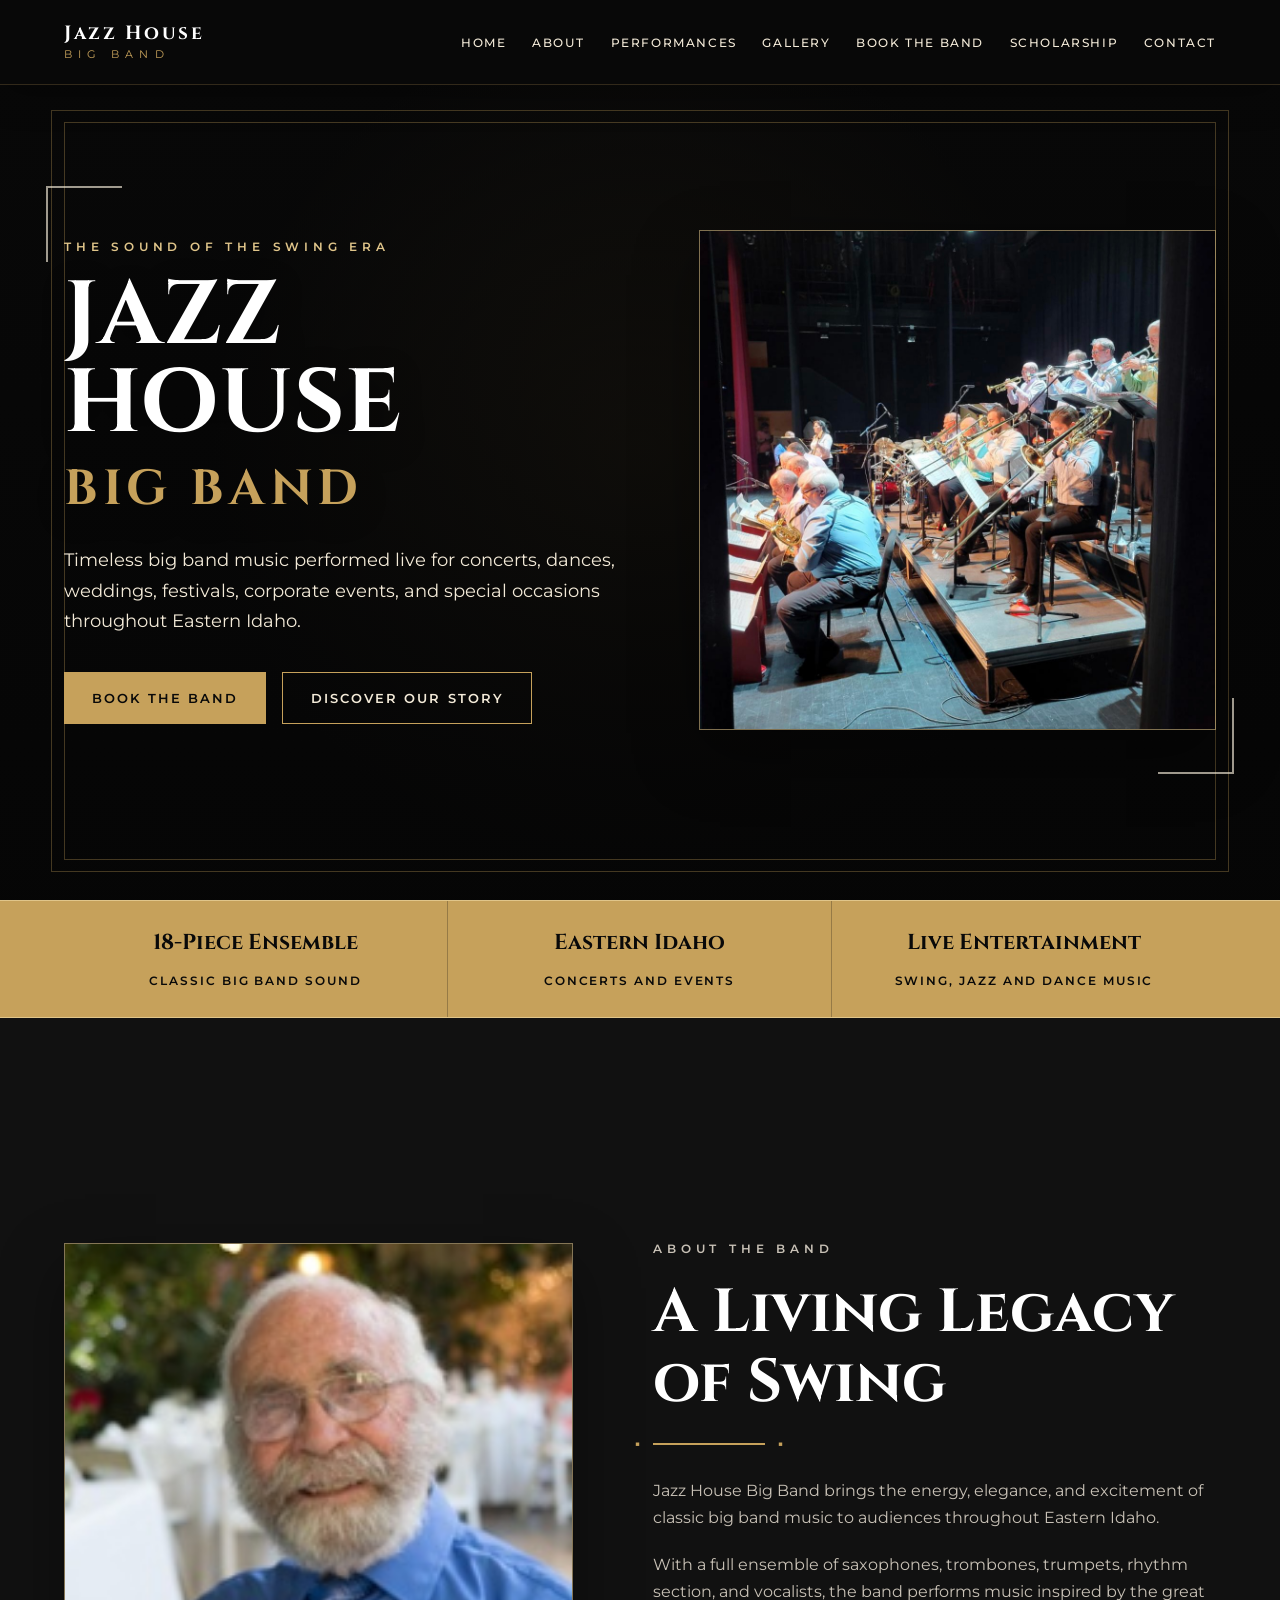
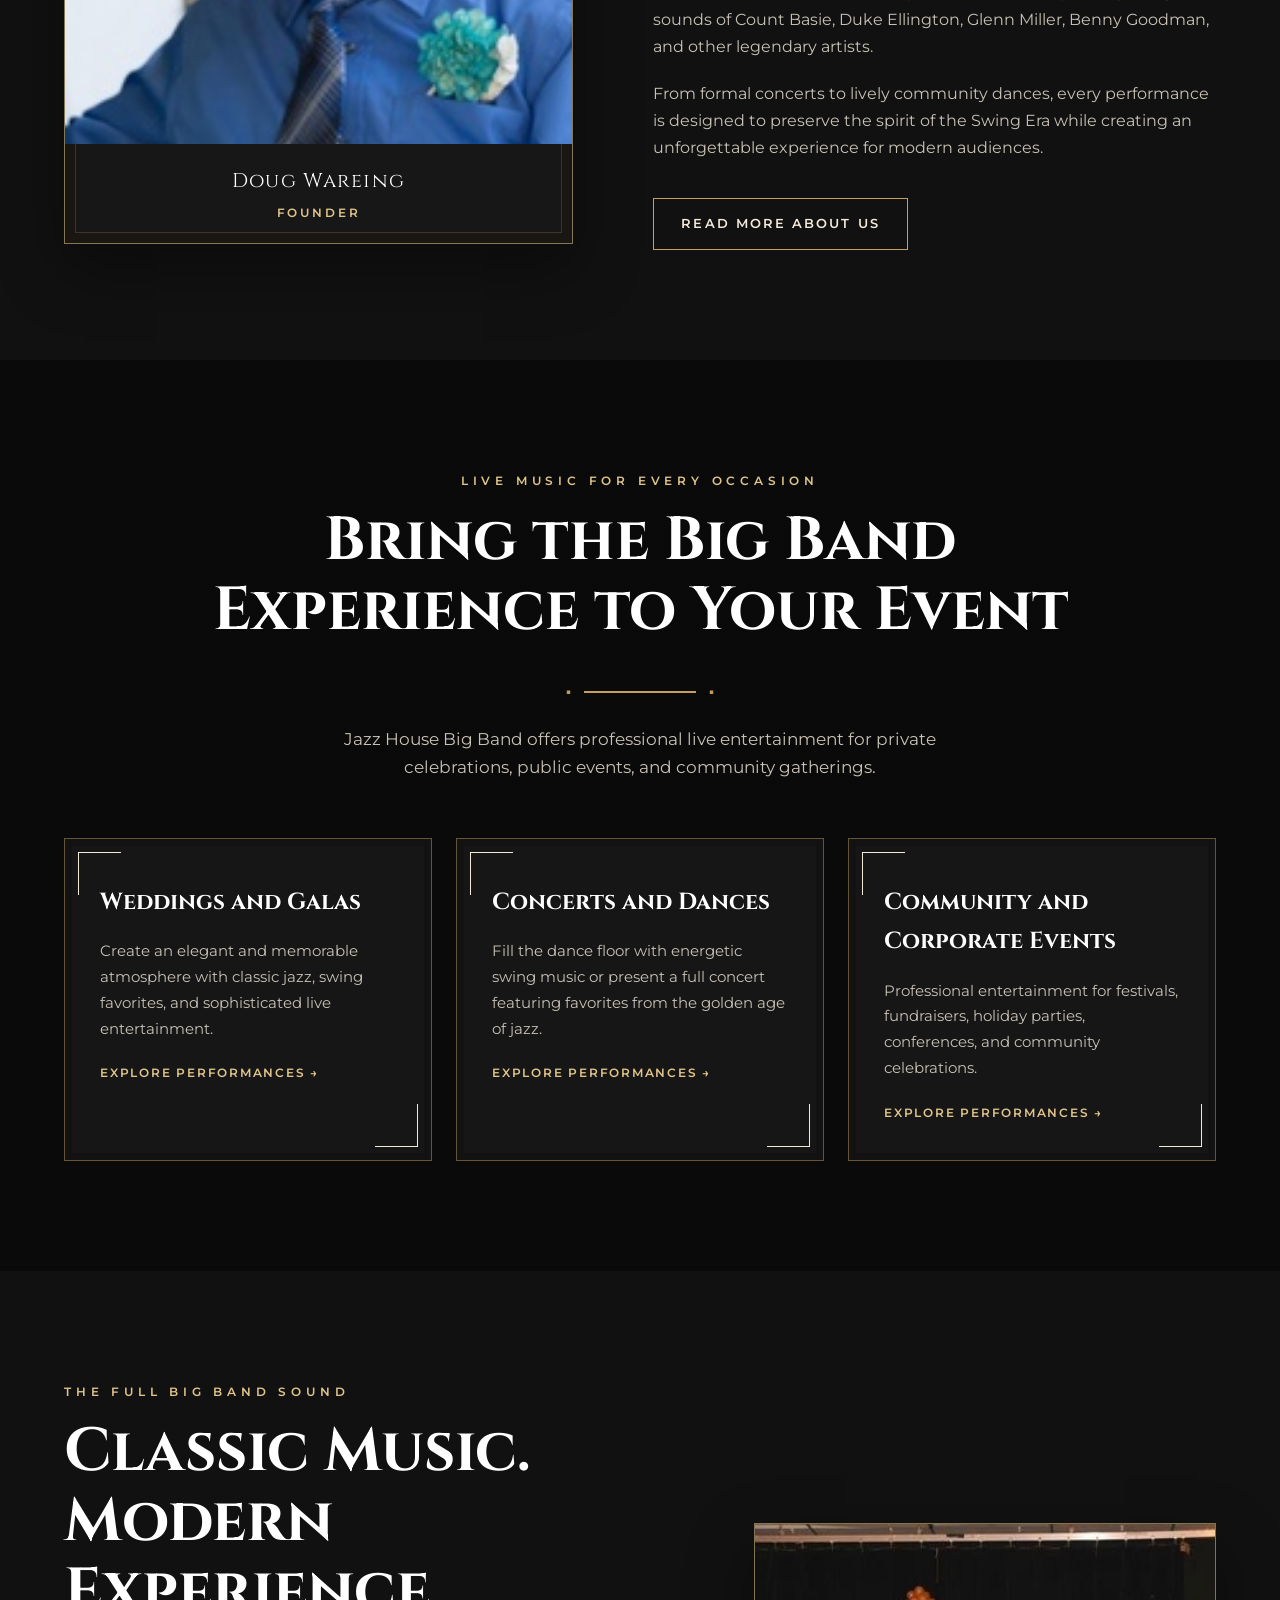
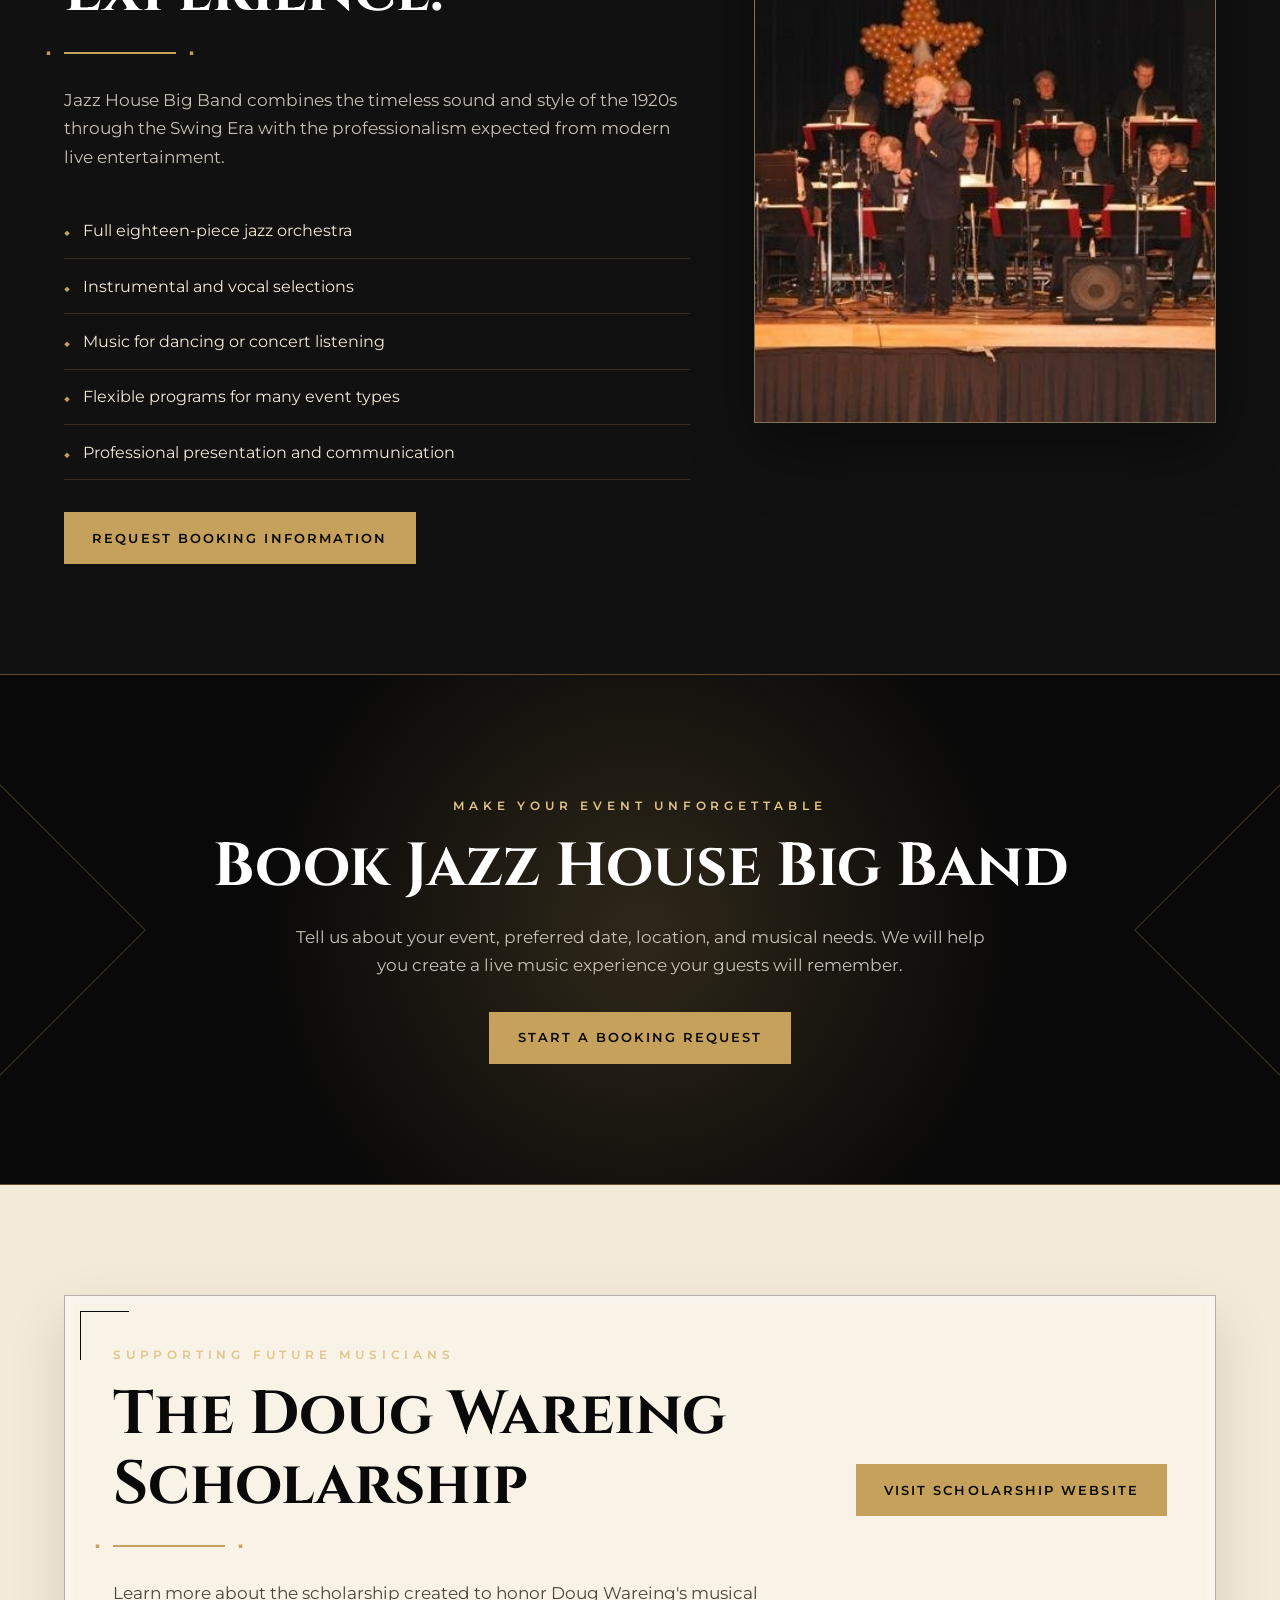
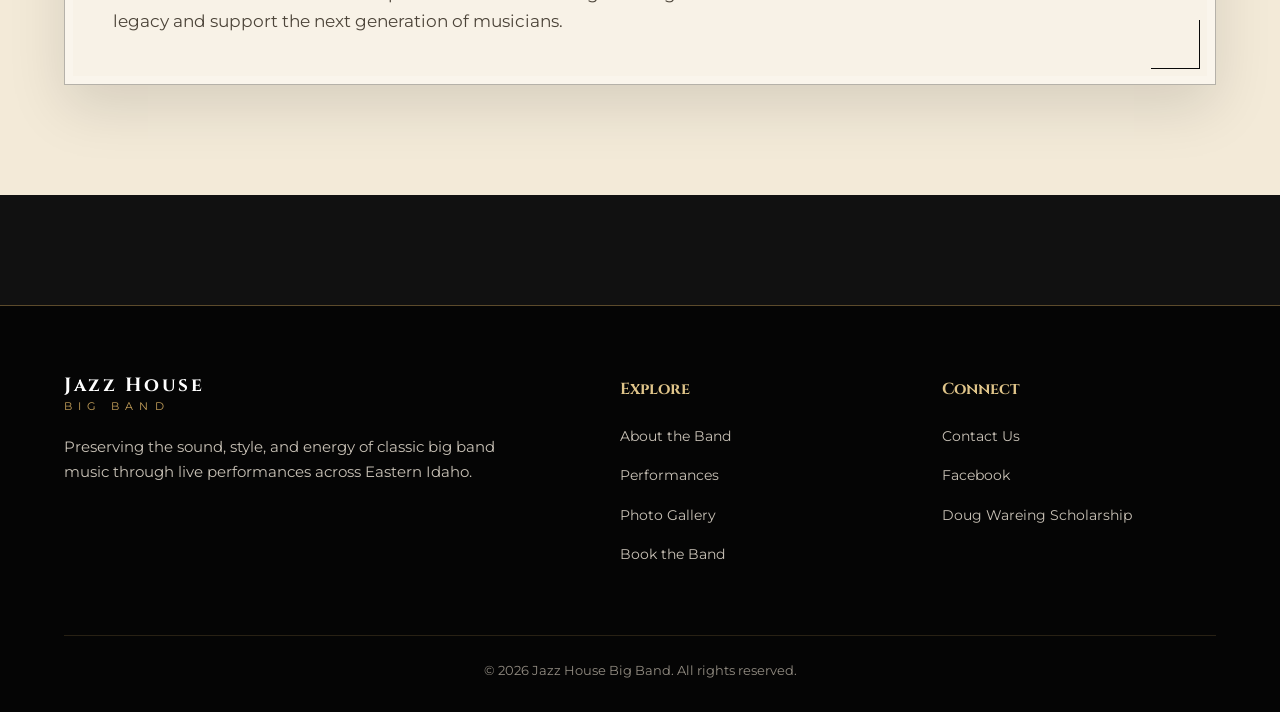
<file: index.html>
<!DOCTYPE html>
<html lang="en">
<head>
  <meta charset="UTF-8">
  <meta name="viewport" content="width=device-width, initial-scale=1.0">

  <title>Jazz House Big Band | Eastern Idaho</title>

  <meta
    name="description"
    content="Jazz House Big Band brings timeless swing-era music to weddings, dances, concerts, community events, and special occasions throughout Eastern Idaho."
  >

  <link rel="preconnect" href="https://fonts.googleapis.com">
  <link rel="preconnect" href="https://fonts.gstatic.com" crossorigin>

  <link
    href="https://fonts.googleapis.com/css2?family=Cinzel:wght@500;600;700&family=Montserrat:wght@400;500;600&family=Playfair+Display:ital,wght@0,600;1,600&display=swap"
    rel="stylesheet"
  >

  <style>
    :root {
      --black: #090909;
      --dark: #111111;
      --dark-light: #191919;
      --gold: #c6a15b;
      --gold-light: #e0c58a;
      --cream: #f3ead8;
      --white: #ffffff;
      --muted: #c8c1b6;
      --border: rgba(198, 161, 91, 0.45);
    }

    * {
      margin: 0;
      padding: 0;
      box-sizing: border-box;
    }

    html {
      scroll-behavior: smooth;
    }

    body {
      background: var(--black);
      color: var(--cream);
      font-family: "Montserrat", sans-serif;
      line-height: 1.7;
    }

    img {
      max-width: 100%;
      display: block;
    }

    a {
      color: inherit;
      text-decoration: none;
    }

    button,
    input,
    textarea,
    select {
      font: inherit;
    }

    .container {
      width: min(1180px, 90%);
      margin: 0 auto;
    }

    .eyebrow {
      color: var(--gold-light);
      font-size: 0.78rem;
      font-weight: 600;
      letter-spacing: 0.3rem;
      text-transform: uppercase;
      margin-bottom: 1rem;
    }

    .section-title {
      font-family: "Cinzel", serif;
      font-size: clamp(2rem, 5vw, 3.8rem);
      line-height: 1.15;
      color: var(--white);
      margin-bottom: 1.25rem;
    }

    .section-intro {
      max-width: 700px;
      color: var(--muted);
      font-size: 1.05rem;
    }

    .gold-line {
      width: 90px;
      height: 2px;
      background: var(--gold);
      margin: 1.5rem 0 2rem;
    }

    .button {
      display: inline-flex;
      align-items: center;
      justify-content: center;
      min-height: 52px;
      padding: 0.85rem 1.7rem;
      border: 1px solid var(--gold);
      font-size: 0.82rem;
      font-weight: 600;
      letter-spacing: 0.13rem;
      text-transform: uppercase;
      transition: 0.25s ease;
    }

    .button-primary {
      background: var(--gold);
      color: var(--black);
    }

    .button-primary:hover {
      background: var(--gold-light);
      border-color: var(--gold-light);
      transform: translateY(-2px);
    }

    .button-secondary {
      background: transparent;
      color: var(--cream);
    }

    .button-secondary:hover {
      background: rgba(198, 161, 91, 0.12);
      color: var(--gold-light);
      transform: translateY(-2px);
    }

    .site-header {
      position: fixed;
      top: 0;
      left: 0;
      width: 100%;
      z-index: 1000;
      background: rgba(9, 9, 9, 0.92);
      border-bottom: 1px solid rgba(198, 161, 91, 0.22);
      backdrop-filter: blur(14px);
    }

    .nav {
      min-height: 84px;
      display: flex;
      align-items: center;
      justify-content: space-between;
      gap: 2rem;
    }

    .brand {
      display: flex;
      flex-direction: column;
      line-height: 1;
    }

    .brand-main {
      font-family: "Cinzel", serif;
      color: var(--white);
      font-size: 1.2rem;
      font-weight: 700;
      letter-spacing: 0.16rem;
    }

    .brand-sub {
      margin-top: 0.45rem;
      color: var(--gold);
      font-size: 0.66rem;
      letter-spacing: 0.38rem;
      text-transform: uppercase;
    }

    .nav-links {
      display: flex;
      align-items: center;
      gap: 1.6rem;
      list-style: none;
    }

    .nav-links a {
      position: relative;
      color: var(--cream);
      font-size: 0.76rem;
      font-weight: 500;
      letter-spacing: 0.1rem;
      text-transform: uppercase;
    }

    .nav-links a::after {
      content: "";
      position: absolute;
      left: 0;
      bottom: -8px;
      width: 0;
      height: 1px;
      background: var(--gold);
      transition: width 0.25s ease;
    }

    .nav-links a:hover {
      color: var(--gold-light);
    }

    .nav-links a:hover::after {
      width: 100%;
    }

    .menu-button {
      display: none;
      border: 1px solid var(--gold);
      background: transparent;
      color: var(--cream);
      padding: 0.55rem 0.75rem;
      cursor: pointer;
      font-size: 1.1rem;
    }

    .hero {
      min-height: 100vh;
      position: relative;
      display: grid;
      place-items: center;
      overflow: hidden;
      padding: 130px 0 70px;
      background:
        linear-gradient(rgba(5, 5, 5, 0.55), rgba(5, 5, 5, 0.92)),
        radial-gradient(circle at center, rgba(198, 161, 91, 0.16), transparent 55%),
        #0c0c0c;
    }

    .hero::before,
    .hero::after {
      content: "";
      position: absolute;
      border: 1px solid rgba(198, 161, 91, 0.32);
      pointer-events: none;
    }

    .hero::before {
      inset: 110px 4% 28px;
    }

    .hero::after {
      inset: 122px 5% 40px;
    }

    .hero-layout {
      position: relative;
      z-index: 2;
      width: min(1180px, 90%);
      display: grid;
      grid-template-columns: 1.05fr 0.95fr;
      align-items: center;
      gap: 4rem;
    }

    .hero-copy {
      padding: 2rem 0;
    }

    .hero h1 {
      max-width: 760px;
      font-family: "Cinzel", serif;
      font-size: clamp(3rem, 7vw, 6.7rem);
      line-height: 0.98;
      color: var(--white);
      letter-spacing: 0.05rem;
      text-transform: uppercase;
    }

    .hero h1 span {
      display: block;
      color: var(--gold);
      font-size: 0.55em;
      letter-spacing: 0.35rem;
      margin-top: 1rem;
    }

    .hero-description {
      max-width: 650px;
      margin-top: 2rem;
      color: var(--cream);
      font-size: 1.12rem;
    }

    .hero-actions {
      display: flex;
      flex-wrap: wrap;
      gap: 1rem;
      margin-top: 2.2rem;
    }

    .photo-placeholder {
      min-height: 520px;
      display: grid;
      place-items: center;
      position: relative;
      border: 1px solid var(--border);
      background:
        linear-gradient(135deg, rgba(255,255,255,0.03), transparent),
        var(--dark-light);
      color: var(--gold-light);
      text-align: center;
      overflow: hidden;
    }

    .photo-placeholder::before,
    .photo-placeholder::after {
      content: "";
      position: absolute;
      background: rgba(198, 161, 91, 0.3);
    }

    .photo-placeholder::before {
      width: 1px;
      height: 140%;
      transform: rotate(36deg);
    }

    .photo-placeholder::after {
      width: 140%;
      height: 1px;
      transform: rotate(-24deg);
    }

    .placeholder-text {
      position: relative;
      z-index: 2;
      padding: 1.4rem;
      background: rgba(9, 9, 9, 0.86);
      border: 1px solid var(--border);
      font-family: "Cinzel", serif;
      font-size: 0.95rem;
      letter-spacing: 0.14rem;
      text-transform: uppercase;
    }

    .intro-strip {
      background: var(--gold);
      color: var(--black);
      border-top: 1px solid var(--gold-light);
      border-bottom: 1px solid var(--gold-light);
    }

    .intro-strip-grid {
      min-height: 115px;
      display: grid;
      grid-template-columns: repeat(3, 1fr);
      align-items: center;
    }

    .intro-stat {
      padding: 1.5rem;
      text-align: center;
      border-right: 1px solid rgba(9, 9, 9, 0.25);
    }

    .intro-stat:last-child {
      border-right: none;
    }

    .intro-stat strong {
      display: block;
      font-family: "Cinzel", serif;
      font-size: 1.35rem;
      margin-bottom: 0.25rem;
    }

    .intro-stat span {
      font-size: 0.75rem;
      font-weight: 600;
      letter-spacing: 0.12rem;
      text-transform: uppercase;
    }

    .section {
      padding: 110px 0;
    }

    .about {
      background: var(--dark);
    }

    .two-column {
      display: grid;
      grid-template-columns: 0.95fr 1.05fr;
      gap: 5rem;
      align-items: center;
    }

    .about .photo-placeholder {
      min-height: 500px;
    }

    .about-copy p {
      color: var(--muted);
      margin-bottom: 1.25rem;
    }

    .about-copy .button {
      margin-top: 1rem;
    }

    .services {
      background:
        linear-gradient(rgba(9, 9, 9, 0.96), rgba(9, 9, 9, 0.96)),
        repeating-linear-gradient(
          45deg,
          transparent,
          transparent 14px,
          rgba(198, 161, 91, 0.04) 14px,
          rgba(198, 161, 91, 0.04) 15px
        );
    }

    .services-header {
      text-align: center;
      display: flex;
      flex-direction: column;
      align-items: center;
    }

    .services-header .section-intro {
      text-align: center;
    }

    .cards {
      display: grid;
      grid-template-columns: repeat(3, 1fr);
      gap: 1.5rem;
      margin-top: 3.5rem;
    }

    .card {
      position: relative;
      min-height: 285px;
      padding: 2.5rem 2.2rem 2.2rem;
      border: 1px solid var(--border);
      background: rgba(24, 24, 24, 0.88);
      transition: 0.25s ease;
    }

    .card:hover {
      transform: translateY(-7px);
      border-color: var(--gold);
    }
    .card h3 {
      margin: 0.25rem 0 1rem;
      font-family: "Cinzel", serif;
      color: var(--white);
      font-size: 1.45rem;
    }

    .card p {
      color: var(--muted);
      font-size: 0.95rem;
      margin-top: 0.25rem;
    }

    .card-link {
      display: inline-block;
      margin-top: 1.35rem;
      color: var(--gold-light);
      font-size: 0.76rem;
      font-weight: 600;
      letter-spacing: 0.11rem;
      text-transform: uppercase;
    }

    .featured {
      background: var(--dark);
    }

    .featured-grid {
      display: grid;
      grid-template-columns: 1.15fr 0.85fr;
      gap: 4rem;
      align-items: center;
    }

    .featured .photo-placeholder {
      min-height: 450px;
    }

    .feature-list {
      list-style: none;
      margin: 2rem 0;
    }

    .feature-list li {
      padding: 0.85rem 0;
      color: var(--cream);
      border-bottom: 1px solid rgba(198, 161, 91, 0.2);
    }

    .feature-list li::before {
      content: "◆";
      color: var(--gold);
      margin-right: 0.8rem;
      font-size: 0.65rem;
    }

    .booking-banner {
      position: relative;
      overflow: hidden;
      text-align: center;
      padding: 120px 0;
      background:
        radial-gradient(circle at center, rgba(198, 161, 91, 0.2), transparent 55%),
        var(--black);
      border-top: 1px solid var(--border);
      border-bottom: 1px solid var(--border);
    }

    .booking-banner::before,
    .booking-banner::after {
      content: "";
      position: absolute;
      width: 210px;
      height: 210px;
      border: 1px solid rgba(198, 161, 91, 0.28);
      transform: rotate(45deg);
    }

    .booking-banner::before {
      left: -110px;
      top: 50%;
      translate: 0 -50%;
    }

    .booking-banner::after {
      right: -110px;
      top: 50%;
      translate: 0 -50%;
    }

    .booking-banner .section-intro {
      margin: 0 auto;
    }

    .booking-banner .button {
      margin-top: 2rem;
    }

    .scholarship {
      background: var(--cream);
      color: var(--black);
    }

    .scholarship .section-title {
      color: var(--black);
    }

    .scholarship .section-intro {
      color: #4c4439;
    }

    .scholarship-card {
      display: grid;
      grid-template-columns: 1fr auto;
      gap: 3rem;
      align-items: center;
      padding: 3rem;
      border: 1px solid rgba(9, 9, 9, 0.28);
      background: rgba(255, 255, 255, 0.38);
    }

    .footer {
      padding: 70px 0 30px;
      background: #050505;
      border-top: 1px solid var(--border);
    }

    .footer-grid {
      display: grid;
      grid-template-columns: 1.3fr 0.7fr 0.7fr;
      gap: 3rem;
    }

    .footer-brand p {
      max-width: 440px;
      margin-top: 1.4rem;
      color: var(--muted);
      font-size: 0.92rem;
    }

    .footer h3 {
      color: var(--gold-light);
      font-family: "Cinzel", serif;
      font-size: 1rem;
      margin-bottom: 1.2rem;
    }

    .footer-links {
      list-style: none;
    }

    .footer-links li {
      margin-bottom: 0.75rem;
    }

    .footer-links a {
      color: var(--muted);
      font-size: 0.9rem;
    }

    .footer-links a:hover {
      color: var(--gold-light);
    }

    .footer-bottom {
      margin-top: 3.5rem;
      padding-top: 1.5rem;
      border-top: 1px solid rgba(198, 161, 91, 0.18);
      color: #928c82;
      font-size: 0.8rem;
      text-align: center;
    }

    @media (max-width: 950px) {
          /* ===== Logo placement ===== */

    .logo-brand {
      display: flex;
      align-items: center;
      justify-content: center;
      line-height: 1;
    }

    .logo-brand img {
      height: 58px;
      width: auto;
      display: block;
    }

    .hero-logo {
      width: min(300px, 70vw);
      height: auto;
      margin: 0 0 2rem;
      display: block;
      filter: drop-shadow(0 18px 38px rgba(0, 0, 0, 0.42));
    }

    .footer-logo {
      display: inline-block;
    }

    .footer-logo img {
      width: 180px;
      height: auto;
      display: block;
    }
      .menu-button {
        display: block;
      }

      .nav-links {
        position: absolute;
        top: 84px;
        left: 0;
        width: 100%;
        display: none;
        flex-direction: column;
        align-items: flex-start;
        gap: 0;
        background: #090909;
        border-bottom: 1px solid var(--border);
        padding: 1rem 5%;
      }

      .nav-links.open {
        display: flex;
      }

      .nav-links li {
        width: 100%;
      }

      .nav-links a {
        display: block;
        padding: 1rem 0;
      }

      .hero-layout,
      .two-column,
      .featured-grid {
        grid-template-columns: 1fr;
      }

      .hero-copy {
        text-align: center;
      }

      .hero-description {
        margin-left: auto;
        margin-right: auto;
      }

      .hero-actions {
        justify-content: center;
      }

      .hero .photo-placeholder {
        min-height: 390px;
      }

      .cards {
        grid-template-columns: 1fr;
      }

      .intro-strip-grid {
        grid-template-columns: 1fr;
      }

      .intro-stat {
        border-right: none;
        border-bottom: 1px solid rgba(9, 9, 9, 0.25);
      }

      .intro-stat:last-child {
        border-bottom: none;
      }

      .scholarship-card {
        grid-template-columns: 1fr;
      }

      .footer-grid {
        grid-template-columns: 1fr 1fr;
      }
    }

    @media (max-width: 650px) {
      .section {
        padding: 80px 0;
      }

      .nav {
        min-height: 72px;
      }

      .brand-main {
        font-size: 0.95rem;
      }

      .brand-sub {
        font-size: 0.55rem;
      }

      .nav-links {
        top: 72px;
      }

      .hero {
        padding-top: 110px;
      }

      .hero::before {
        inset: 92px 2.5% 18px;
      }

      .hero::after {
        inset: 101px 4% 27px;
      }

      .hero h1 {
        font-size: 3rem;
      }

      .hero h1 span {
        letter-spacing: 0.15rem;
      }

      .hero-actions {
        flex-direction: column;
      }

      .button {
        width: 100%;
      }

      .photo-placeholder {
        min-height: 320px;
      }

      .scholarship-card {
        padding: 2rem;
      }

      .footer-grid {
        grid-template-columns: 1fr;
      }
    }

    .history-card {
  border: 1px solid rgba(224, 197, 138, 0.55);
  background: rgba(24, 24, 24, 0.9);
  box-shadow:
    inset 0 0 0 10px rgba(9, 9, 9, 0.68),
    inset 0 0 0 11px rgba(198, 161, 91, 0.22),
    0 24px 60px rgba(0, 0, 0, 0.38);
  overflow: hidden;
}

.history-photo {
  width: 100%;
  height: 500px;
  object-fit: cover;
  object-position: center;
}

.history-caption {
  padding: 1.25rem 1rem;
  text-align: center;
  font-family: "Cinzel", serif;
  color: var(--white);
  font-size: 1.25rem;
  letter-spacing: 0.08rem;
}

.history-caption span {
  display: block;
  margin-top: 0.25rem;
  color: var(--gold-light);
  font-family: "Montserrat", sans-serif;
  font-size: 0.78rem;
  font-weight: 600;
  letter-spacing: 0.18rem;
  text-transform: uppercase;
}
    
.featured-photo {
  width: 100%;
  height: 500px;
  object-fit: cover;
  object-position: center;
  border: 1px solid rgba(224, 197, 138, 0.55);
  box-shadow:
    inset 0 0 0 10px rgba(9, 9, 9, 0.68),
    inset 0 0 0 11px rgba(198, 161, 91, 0.22),
    0 24px 60px rgba(0, 0, 0, 0.38);
}
    /* ===== Refined Art Deco enhancements ===== */

    body {
      background:
        radial-gradient(circle at 18% 12%, rgba(198, 161, 91, 0.045), transparent 22%),
        radial-gradient(circle at 82% 38%, rgba(198, 161, 91, 0.035), transparent 20%),
        var(--black);
    }

    .site-header {
      box-shadow: 0 10px 35px rgba(0, 0, 0, 0.28);
    }

    .nav-links a {
      padding: 0.45rem 0;
    }

    .nav-links a:hover {
      text-shadow: 0 0 18px rgba(224, 197, 138, 0.28);
    }

    .hero {
      isolation: isolate;
    }

    .hero-layout::before,
    .hero-layout::after {
      content: "";
      position: absolute;
      width: 74px;
      height: 74px;
      border-color: var(--gold);
      opacity: 0.65;
      pointer-events: none;
    }

    .hero-layout::before {
      left: -18px;
      top: -18px;
      border-left: 2px solid;
      border-top: 2px solid;
    }

    .hero-layout::after {
      right: -18px;
      bottom: -18px;
      border-right: 2px solid;
      border-bottom: 2px solid;
    }

    .hero h1 {
      text-shadow: 0 10px 30px rgba(0, 0, 0, 0.42);
    }

    .section-title {
      text-wrap: balance;
    }

    .gold-line {
      position: relative;
      width: 112px;
    }

    .gold-line::before,
    .gold-line::after {
      content: "◆";
      position: absolute;
      top: 50%;
      color: var(--gold);
      font-size: 0.55rem;
      transform: translateY(-50%) rotate(45deg);
    }

    .gold-line::before {
      left: -18px;
    }

    .gold-line::after {
      right: -18px;
    }

    .photo-placeholder {
      border: 1px solid rgba(224, 197, 138, 0.55);
      box-shadow:
        inset 0 0 0 10px rgba(9, 9, 9, 0.68),
        inset 0 0 0 11px rgba(198, 161, 91, 0.22),
        0 24px 60px rgba(0, 0, 0, 0.38);
      transition: transform 0.35s ease, border-color 0.35s ease;
    }

    .photo-placeholder:hover {
      transform: translateY(-5px);
      border-color: var(--gold-light);
    }

    .photo-placeholder .placeholder-text {
      box-shadow: 0 8px 25px rgba(0, 0, 0, 0.38);
    }

    .card {
      overflow: hidden;
      box-shadow: inset 0 0 0 7px rgba(9, 9, 9, 0.28);
    }

    .card::before,
    .card::after {
      content: "";
      position: absolute;
      width: 42px;
      height: 42px;
      border-color: rgba(224, 197, 138, 0.65);
      transition: 0.25s ease;
    }

    .card::before {
      top: 13px;
      left: 13px;
      border-top: 1px solid;
      border-left: 1px solid;
    }

    .card::after {
      right: 13px;
      bottom: 13px;
      border-right: 1px solid;
      border-bottom: 1px solid;
    }

    .card:hover::before,
    .card:hover::after {
      width: 58px;
      height: 58px;
      border-color: var(--gold-light);
    }

    .scholarship {
      scroll-margin-top: 84px;
      position: relative;
      overflow: hidden;
    }

    .scholarship-card {
      position: relative;
      box-shadow:
        inset 0 0 0 8px rgba(255, 255, 255, 0.2),
        0 22px 55px rgba(9, 9, 9, 0.12);
    }

    .scholarship-card::before,
    .scholarship-card::after {
      content: "";
      position: absolute;
      width: 48px;
      height: 48px;
      border-color: rgba(9, 9, 9, 0.38);
      pointer-events: none;
    }

    .scholarship-card::before {
      top: 15px;
      left: 15px;
      border-top: 1px solid;
      border-left: 1px solid;
    }

    .scholarship-card::after {
      right: 15px;
      bottom: 15px;
      border-right: 1px solid;
      border-bottom: 1px solid;
    }

    @media (prefers-reduced-motion: no-preference) {
      .hero-copy,
      .hero .photo-placeholder {
        animation: decoReveal 0.9s ease both;
      }

      .hero .photo-placeholder {
        animation-delay: 0.15s;
      }

      @keyframes decoReveal {
        from {
          opacity: 0;
          transform: translateY(24px);
        }
        to {
          opacity: 1;
          transform: translateY(0);
        }
      }
    }

  </style>
</head>

<body>

  <header class="site-header">
    <div class="container nav">

      <a href="index.html" class="brand" aria-label="Jazz House Big Band homepage">
        <span class="brand-main">Jazz House</span>
        <span class="brand-sub">Big Band</span>
      </a>

      <button
        class="menu-button"
        id="menuButton"
        type="button"
        aria-label="Open navigation menu"
        aria-expanded="false"
      >
        ☰
      </button>

      <ul class="nav-links" id="navLinks">
        <li><a href="index.html">Home</a></li>
        <li><a href="about.html">About</a></li>
        <li><a href="performances.html">Performances</a></li>
        <li><a href="gallery.html">Gallery</a></li>
        <li><a href="contact.html#booking-form">Book the Band</a></li>
        <li><a href="#scholarship">Scholarship</a></li>
        <li><a href="contact.html">Contact</a></li>
      </ul>

    </div>
  </header>

  <main>

    <section class="hero">

      <div class="hero-layout">

        <div class="hero-copy">

          <p class="eyebrow">The Sound of the Swing Era</p>

          <h1>
            Jazz House
            <span>Big Band</span>
          </h1>

          <p class="hero-description">
            Timeless big band music performed live for concerts, dances,
            weddings, festivals, corporate events, and special occasions
            throughout Eastern Idaho.
          </p>

          <div class="hero-actions">

            <a href="contact.html#booking-form" class="button button-primary">
              Book the Band
            </a>

            <a href="about.html" class="button button-secondary">
              Discover Our Story
            </a>

          </div>

        </div>

        <img
  src="images/D901144B-7B05-40B8-B13D-2600A796BE0C.jpeg"
  alt="Jazz House Big Band featured photo"
  class="featured-photo"
>

    </section>

    <section class="intro-strip">

      <div class="container intro-strip-grid">

        <div class="intro-stat">
          <strong>18-Piece Ensemble</strong>
          <span>Classic Big Band Sound</span>
        </div>

        <div class="intro-stat">
          <strong>Eastern Idaho</strong>
          <span>Concerts and Events</span>
        </div>

        <div class="intro-stat">
          <strong>Live Entertainment</strong>
          <span>Swing, Jazz and Dance Music</span>
        </div>

      </div>

    </section>

    <section id="about" class="section about"> <section id="about" class="section about">

      <div class="container two-column">

        <figure class="history-card">
  <img
    src="images/IMG_5958.jpeg"
    alt="Doug Wareing, founder of Jazz House Big Band"
    class="history-photo"
  >

  <figcaption class="history-caption">
    Doug Wareing
    <span>Founder</span>
  </figcaption>
</figure>

        <div class="about-copy">

          <p class="eyebrow">About the Band</p>

          <h2 class="section-title">
            A Living Legacy of Swing
          </h2>

          <div class="gold-line"></div>

          <p>
            Jazz House Big Band brings the energy, elegance, and excitement
            of classic big band music to audiences throughout Eastern Idaho.
          </p>

          <p>
            With a full ensemble of saxophones, trombones, trumpets, rhythm
            section, and vocalists, the band performs music inspired by the
            great sounds of Count Basie, Duke Ellington, Glenn Miller, Benny
            Goodman, and other legendary artists.
          </p>

          <p>
            From formal concerts to lively community dances, every performance
            is designed to preserve the spirit of the Swing Era while creating
            an unforgettable experience for modern audiences.
          </p>

          <a href="about.html" class="button button-secondary">
            Read More About Us
          </a>

        </div>

      </div>

    </section>

    <section class="section services">

      <div class="container">

        <div class="services-header">

          <p class="eyebrow">Live Music for Every Occasion</p>

          <h2 class="section-title">
            Bring the Big Band Experience to Your Event
          </h2>

          <div class="gold-line"></div>

          <p class="section-intro">
            Jazz House Big Band offers professional live entertainment for
            private celebrations, public events, and community gatherings.
          </p>

        </div>

        <div class="cards">

          <article class="card">
            <h3>Weddings and Galas</h3>

            <p>
              Create an elegant and memorable atmosphere with classic jazz,
              swing favorites, and sophisticated live entertainment.
            </p>

            <a href="performances.html" class="card-link">
              Explore Performances →
            </a>

          </article>

          <article class="card">
            <h3>Concerts and Dances</h3>

            <p>
              Fill the dance floor with energetic swing music or present a
              full concert featuring favorites from the golden age of jazz.
            </p>

            <a href="performances.html" class="card-link">
              Explore Performances →
            </a>

          </article>

          <article class="card">
            <h3>Community and Corporate Events</h3>

            <p>
              Professional entertainment for festivals, fundraisers, holiday
              parties, conferences, and community celebrations.
            </p>

            <a href="performances.html" class="card-link">
              Explore Performances →
            </a>

          </article>

        </div>

      </div>

    </section>

    <section class="section featured">

      <div class="container featured-grid">

        <div>

          <p class="eyebrow">The Full Big Band Sound</p>

          <h2 class="section-title">
            Classic Music. Modern Experience.
          </h2>

          <div class="gold-line"></div>

          <p class="section-intro">
            Jazz House Big Band combines the timeless sound and style of the
            1920s through the Swing Era with the professionalism expected from
            modern live entertainment.
          </p>

          <ul class="feature-list">
            <li>Full eighteen-piece jazz orchestra</li>
            <li>Instrumental and vocal selections</li>
            <li>Music for dancing or concert listening</li>
            <li>Flexible programs for many event types</li>
            <li>Professional presentation and communication</li>
          </ul>

          <a href="contact.html#booking-form" class="button button-primary">
            Request Booking Information
          </a>

        </div>

       <img
  src="images/IMG_5957.jpeg"
  alt="Jazz House Big Band live performance"
  class="featured-photo"
>

      </div>

    </section>

    <section class="booking-banner">

      <div class="container">

        <p class="eyebrow">Make Your Event Unforgettable</p>

        <h2 class="section-title">
          Book Jazz House Big Band
        </h2>

        <p class="section-intro">
          Tell us about your event, preferred date, location, and musical needs.
          We will help you create a live music experience your guests will remember.
        </p>

        <a href="contact.html#booking-form" class="button button-primary">
          Start a Booking Request
        </a>

      </div>

    </section>

    <section id="scholarship" class="section scholarship">

      <div class="container scholarship-card">

        <div>

          <p class="eyebrow">Supporting Future Musicians</p>

          <h2 class="section-title">
            The Doug Wareing Scholarship
          </h2>

          <div class="gold-line"></div>

          <p class="section-intro">
            Learn more about the scholarship created to honor Doug Wareing's
            musical legacy and support the next generation of musicians.
          </p>

        </div>

        <a
          href="https://wareingscholarship.org/"
          class="button button-primary"
          target="_blank"
          rel="noopener noreferrer"
        >
          Visit Scholarship Website
        </a>

      </div>

    </section>

  </main>

  <footer class="footer">

    <div class="container">

      <div class="footer-grid">

        <div class="footer-brand">

          <a href="index.html" class="brand">
            <span class="brand-main">Jazz House</span>
            <span class="brand-sub">Big Band</span>
          </a>

          <p>
            Preserving the sound, style, and energy of classic big band
            music through live performances across Eastern Idaho.
          </p>

        </div>

        <div>

          <h3>Explore</h3>

          <ul class="footer-links">
            <li><a href="about.html">About the Band</a></li>
            <li><a href="performances.html">Performances</a></li>
            <li><a href="gallery.html">Photo Gallery</a></li>
            <li><a href="contact.html#booking-form">Book the Band</a></li>
          </ul>

        </div>

        <div>

          <h3>Connect</h3>

          <ul class="footer-links">
            <li><a href="contact.html">Contact Us</a></li>
            <li><a href="#">Facebook</a></li>
            <li>
              <a
                href="https://wareingscholarship.org/"
                target="_blank"
                rel="noopener noreferrer"
              >
                Doug Wareing Scholarship
              </a>
            </li>
          </ul>

        </div>

      </div>

      <div class="footer-bottom">
        © 2026 Jazz House Big Band. All rights reserved.
      </div>

    </div>

  </footer>

  <script>
    const menuButton = document.getElementById("menuButton");
    const navLinks = document.getElementById("navLinks");

    menuButton.addEventListener("click", function () {
      const isOpen = navLinks.classList.toggle("open");

      menuButton.setAttribute("aria-expanded", isOpen);
      menuButton.textContent = isOpen ? "✕" : "☰";
    });
  </script>

</body>
</html>
</file>
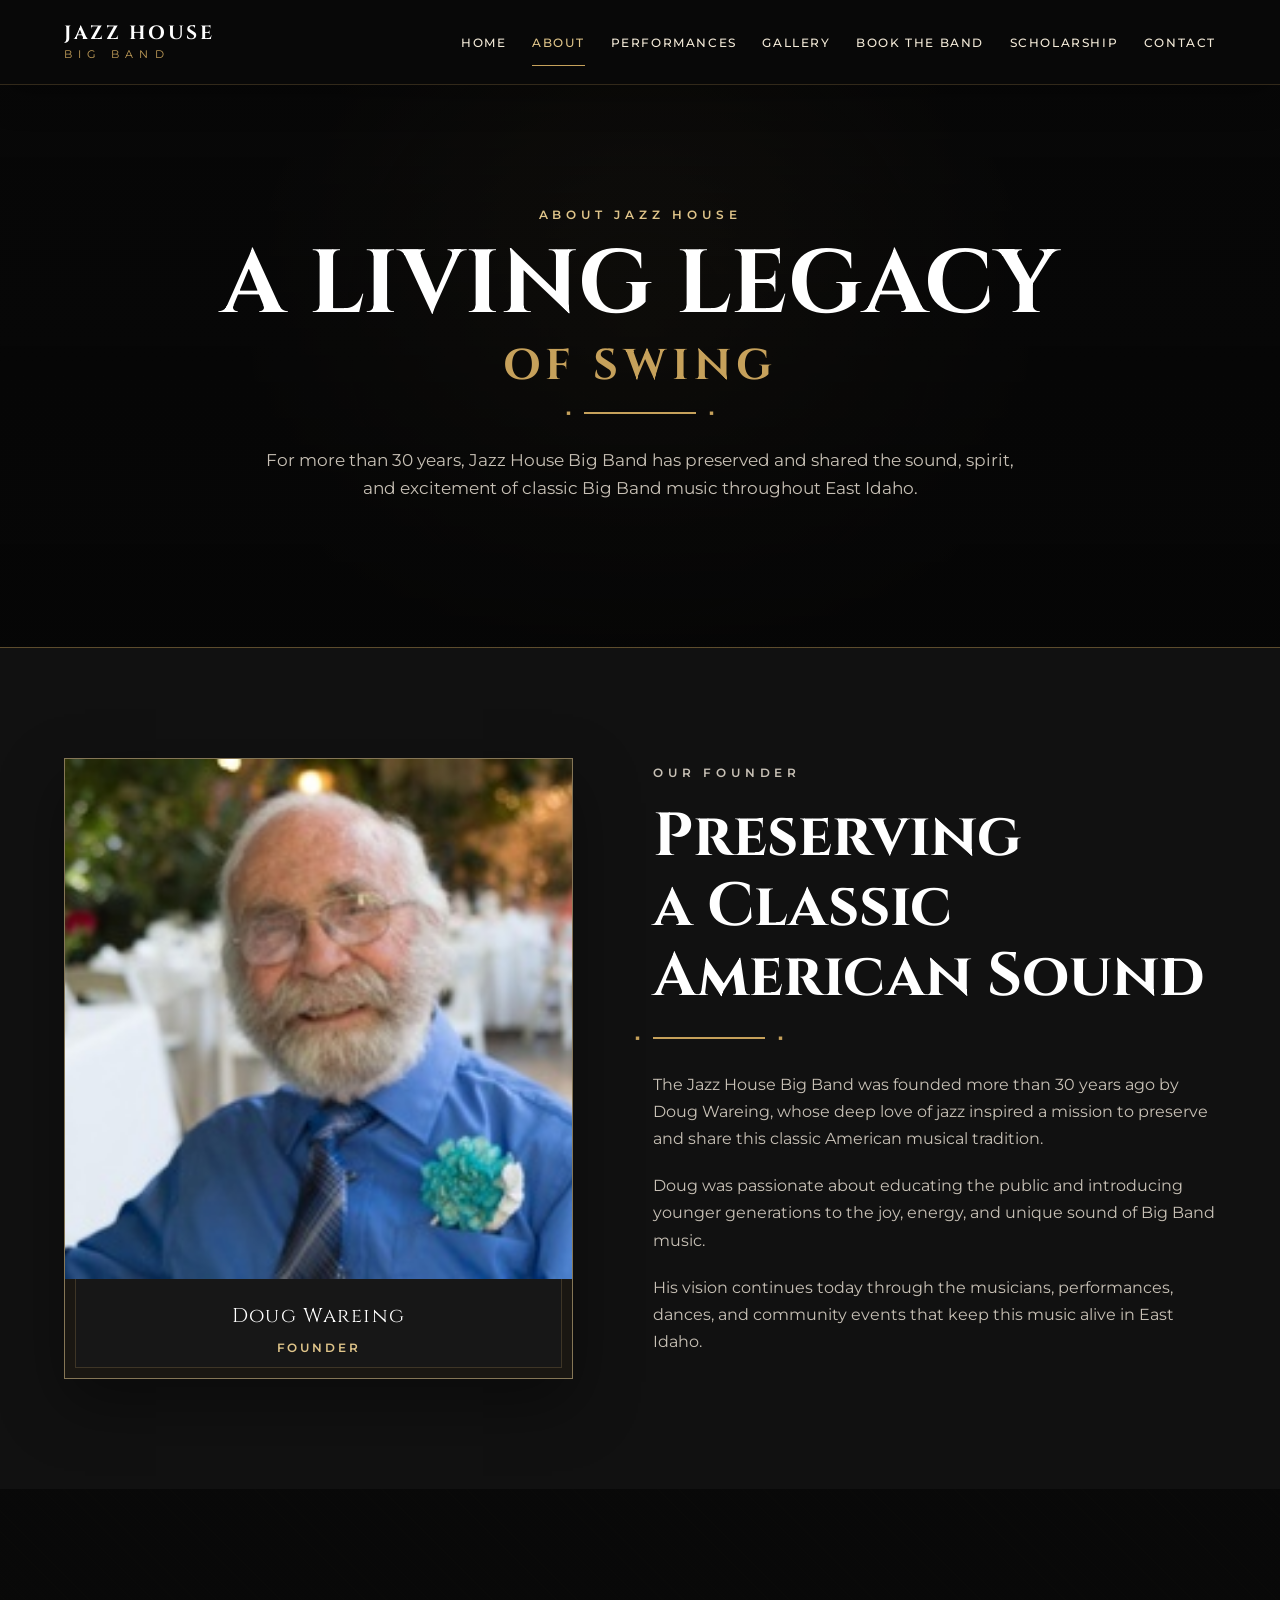
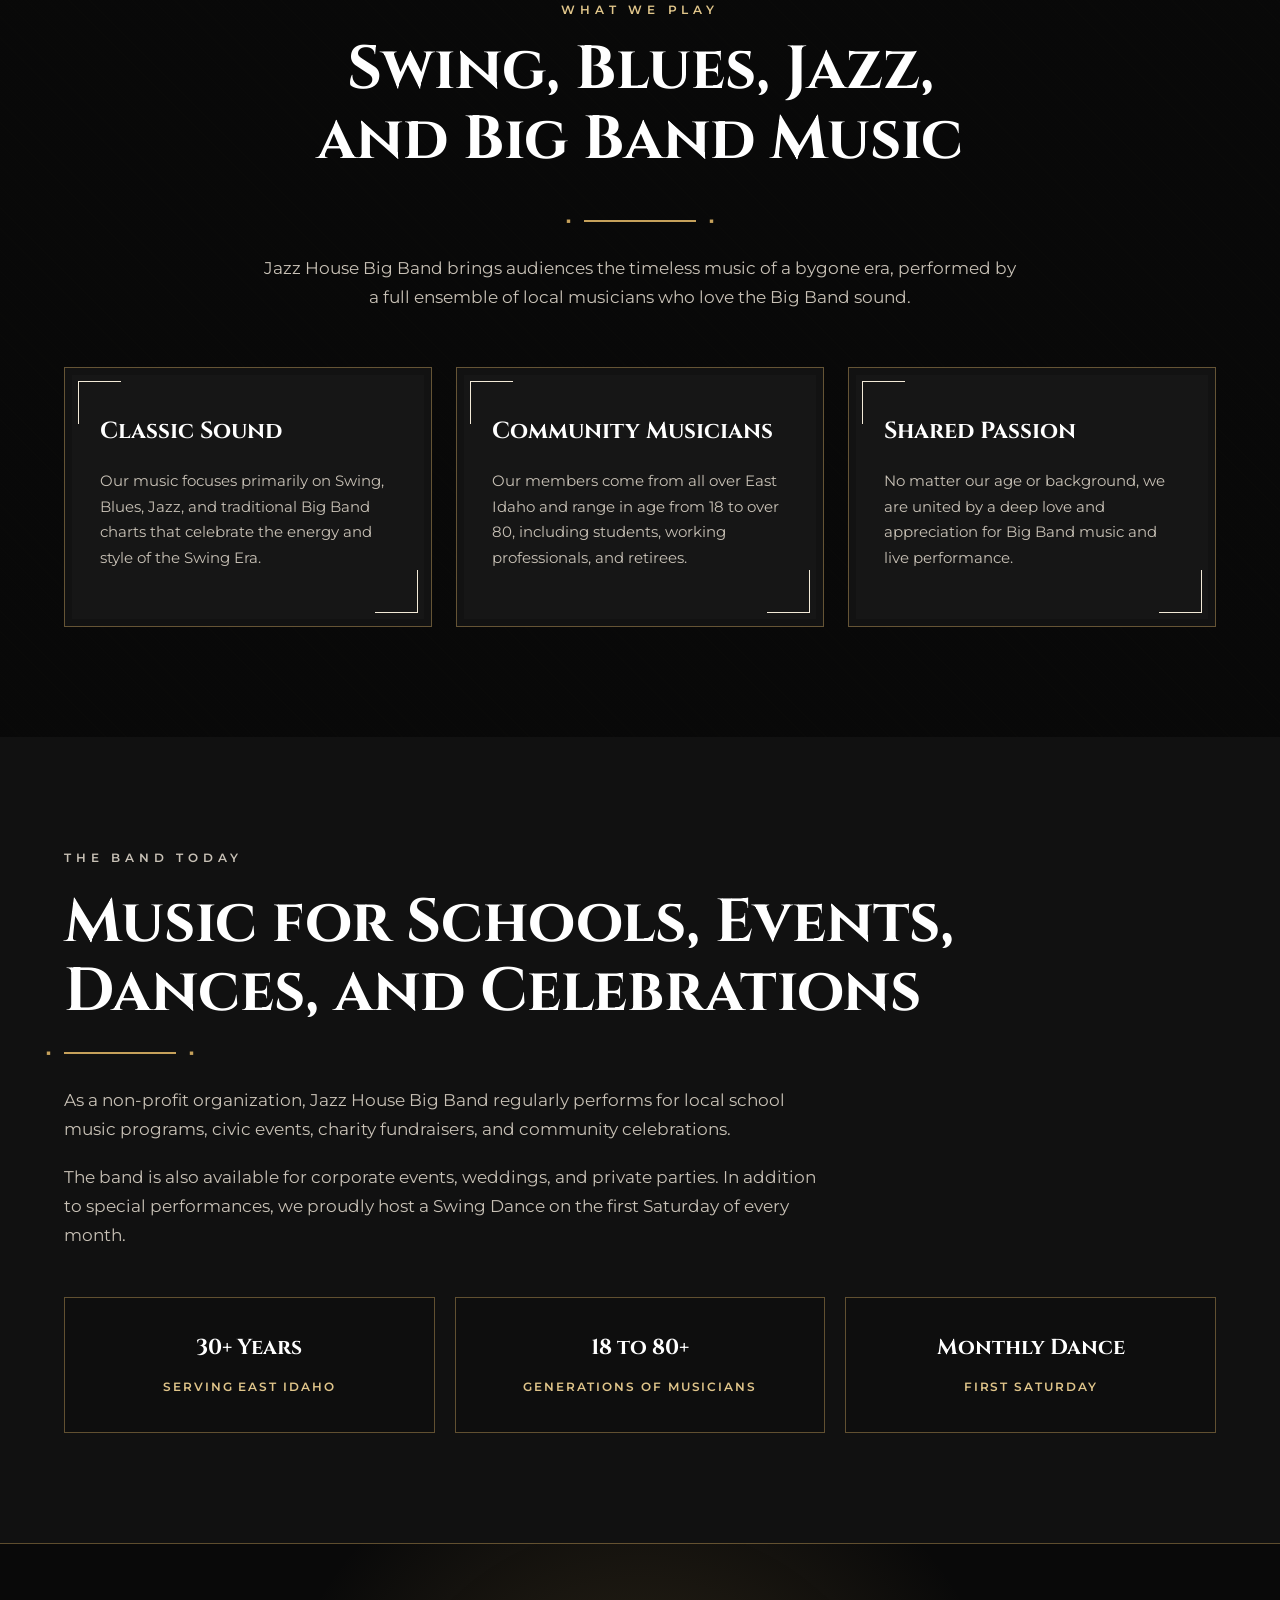
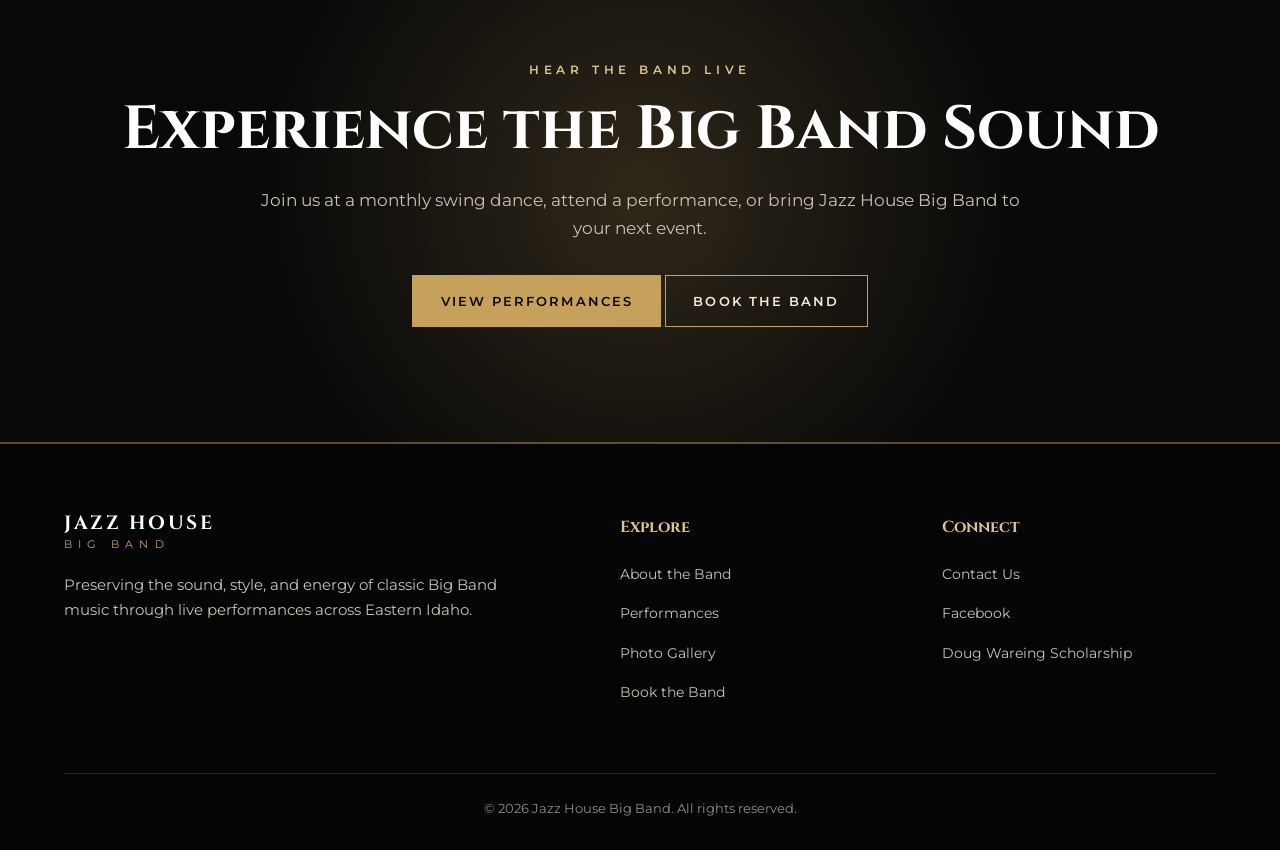
<file: about.html>
<!DOCTYPE html>
<html lang="en">
<head>
  <meta charset="UTF-8">
  <meta name="viewport" content="width=device-width, initial-scale=1.0">

  <title>About | Jazz House Big Band</title>

  <meta
    name="description"
    content="Learn about Jazz House Big Band, a nonprofit East Idaho big band founded by Doug Wareing to preserve and share the classic sound of swing, jazz, blues, and big band music."
  >

  <link rel="preconnect" href="https://fonts.googleapis.com">
  <link rel="preconnect" href="https://fonts.gstatic.com" crossorigin>

  <link
    href="https://fonts.googleapis.com/css2?family=Cinzel:wght@500;600;700&family=Montserrat:wght@400;500;600&family=Playfair+Display:ital,wght@0,600;1,600&display=swap"
    rel="stylesheet"
  >

  <style>
    :root {
      --black: #090909;
      --dark: #111111;
      --dark-light: #191919;
      --gold: #c6a15b;
      --gold-light: #e0c58a;
      --cream: #f3ead8;
      --white: #ffffff;
      --muted: #c8c1b6;
      --border: rgba(198, 161, 91, 0.45);
    }

    * {
      margin: 0;
      padding: 0;
      box-sizing: border-box;
    }

    html {
      scroll-behavior: smooth;
    }

    body {
      background: var(--black);
      color: var(--cream);
      font-family: "Montserrat", sans-serif;
      line-height: 1.7;
    }

    img {
      max-width: 100%;
      display: block;
    }

    a {
      color: inherit;
      text-decoration: none;
    }

    .container {
      width: min(1180px, 90%);
      margin: 0 auto;
    }

    .site-header {
      position: fixed;
      top: 0;
      left: 0;
      width: 100%;
      z-index: 1000;
      background: rgba(9, 9, 9, 0.92);
      border-bottom: 1px solid rgba(198, 161, 91, 0.22);
      backdrop-filter: blur(14px);
      box-shadow: 0 10px 35px rgba(0, 0, 0, 0.28);
    }

    .nav {
      min-height: 84px;
      display: flex;
      align-items: center;
      justify-content: space-between;
      gap: 2rem;
    }

    .brand {
      display: flex;
      flex-direction: column;
      line-height: 1;
      flex-shrink: 0;
    }

    .brand-main {
      font-family: "Cinzel", serif;
      color: var(--white);
      font-size: 1.2rem;
      font-weight: 700;
      letter-spacing: 0.16rem;
      text-transform: uppercase;
    }

    .brand-sub {
      margin-top: 0.45rem;
      color: var(--gold);
      font-size: 0.66rem;
      letter-spacing: 0.38rem;
      text-transform: uppercase;
    }

    .nav-links {
      display: flex;
      align-items: center;
      gap: 1.6rem;
      list-style: none;
    }

    .nav-links a {
      position: relative;
      color: var(--cream);
      font-size: 0.76rem;
      font-weight: 500;
      letter-spacing: 0.1rem;
      text-transform: uppercase;
      padding: 0.45rem 0;
      white-space: nowrap;
    }

    .nav-links a::after {
      content: "";
      position: absolute;
      left: 0;
      bottom: -8px;
      width: 0;
      height: 1px;
      background: var(--gold);
      transition: width 0.25s ease;
    }

    .nav-links a:hover,
    .nav-links a.active {
      color: var(--gold-light);
    }

    .nav-links a:hover::after,
    .nav-links a.active::after {
      width: 100%;
    }

    .menu-button {
      display: none;
      border: 1px solid var(--gold);
      background: transparent;
      color: var(--cream);
      padding: 0.55rem 0.75rem;
      cursor: pointer;
      font-size: 1.1rem;
    }

    .eyebrow {
      color: var(--gold-light);
      font-size: 0.78rem;
      font-weight: 600;
      letter-spacing: 0.3rem;
      text-transform: uppercase;
      margin-bottom: 1rem;
    }

    .section-title {
      font-family: "Cinzel", serif;
      font-size: clamp(2rem, 5vw, 3.8rem);
      line-height: 1.15;
      color: var(--white);
      margin-bottom: 1.25rem;
      text-wrap: balance;
    }

    .section-intro {
      max-width: 760px;
      color: var(--muted);
      font-size: 1.05rem;
    }

    .gold-line {
      position: relative;
      width: 112px;
      height: 2px;
      background: var(--gold);
      margin: 1.5rem 0 2rem;
    }

    .gold-line::before,
    .gold-line::after {
      content: "◆";
      position: absolute;
      top: 50%;
      color: var(--gold);
      font-size: 0.55rem;
      transform: translateY(-50%) rotate(45deg);
    }

    .gold-line::before {
      left: -18px;
    }

    .gold-line::after {
      right: -18px;
    }

    .button {
      display: inline-flex;
      align-items: center;
      justify-content: center;
      min-height: 52px;
      padding: 0.85rem 1.7rem;
      border: 1px solid var(--gold);
      font-size: 0.82rem;
      font-weight: 600;
      letter-spacing: 0.13rem;
      text-transform: uppercase;
      transition: 0.25s ease;
    }

    .button-primary {
      background: var(--gold);
      color: var(--black);
    }

    .button-primary:hover {
      background: var(--gold-light);
      border-color: var(--gold-light);
      transform: translateY(-2px);
    }

    .button-secondary {
      background: transparent;
      color: var(--cream);
    }

    .button-secondary:hover {
      background: rgba(198, 161, 91, 0.12);
      color: var(--gold-light);
      transform: translateY(-2px);
    }

    .page-hero {
      min-height: 72vh;
      display: grid;
      place-items: center;
      padding: 150px 0 90px;
      text-align: center;
      background:
        linear-gradient(rgba(5, 5, 5, 0.64), rgba(5, 5, 5, 0.92)),
        radial-gradient(circle at center, rgba(198, 161, 91, 0.16), transparent 55%),
        #0c0c0c;
      border-bottom: 1px solid var(--border);
    }

    .page-hero .gold-line {
      margin-left: auto;
      margin-right: auto;
    }

    .page-title {
      font-family: "Cinzel", serif;
      font-size: clamp(3rem, 7vw, 6.2rem);
      line-height: 0.98;
      color: var(--white);
      letter-spacing: 0.05rem;
      text-transform: uppercase;
    }

    .page-title span {
      display: block;
      color: var(--gold);
      font-size: 0.48em;
      letter-spacing: 0.35rem;
      margin-top: 1rem;
    }

    .page-hero .section-intro {
      margin: 0 auto;
    }

    .section {
      padding: 110px 0;
    }

    .legacy {
      background: var(--dark);
    }

    .two-column {
      display: grid;
      grid-template-columns: 0.95fr 1.05fr;
      gap: 5rem;
      align-items: center;
    }

    .history-card {
      border: 1px solid rgba(224, 197, 138, 0.55);
      background: rgba(24, 24, 24, 0.9);
      box-shadow:
        inset 0 0 0 10px rgba(9, 9, 9, 0.68),
        inset 0 0 0 11px rgba(198, 161, 91, 0.22),
        0 24px 60px rgba(0, 0, 0, 0.38);
      overflow: hidden;
    }

    .history-photo {
      width: 100%;
      height: 520px;
      object-fit: cover;
      object-position: center;
    }

    .history-caption {
      padding: 1.25rem 1rem;
      text-align: center;
      font-family: "Cinzel", serif;
      color: var(--white);
      font-size: 1.25rem;
      letter-spacing: 0.08rem;
    }

    .history-caption span {
      display: block;
      margin-top: 0.25rem;
      color: var(--gold-light);
      font-family: "Montserrat", sans-serif;
      font-size: 0.78rem;
      font-weight: 600;
      letter-spacing: 0.18rem;
      text-transform: uppercase;
    }

    .copy p {
      color: var(--muted);
      margin-bottom: 1.25rem;
    }

    .mission {
      background:
        linear-gradient(rgba(9, 9, 9, 0.96), rgba(9, 9, 9, 0.96)),
        repeating-linear-gradient(
          45deg,
          transparent,
          transparent 14px,
          rgba(198, 161, 91, 0.04) 14px,
          rgba(198, 161, 91, 0.04) 15px
        );
    }

    .centered {
      text-align: center;
      display: flex;
      flex-direction: column;
      align-items: center;
    }

    .centered .gold-line {
      margin-left: auto;
      margin-right: auto;
    }

    .centered .section-intro {
      text-align: center;
    }

    .cards {
      display: grid;
      grid-template-columns: repeat(3, 1fr);
      gap: 1.5rem;
      margin-top: 3.5rem;
    }

    .card {
      position: relative;
      min-height: 260px;
      padding: 2.5rem 2.2rem 2.2rem;
      border: 1px solid var(--border);
      background: rgba(24, 24, 24, 0.88);
      box-shadow: inset 0 0 0 7px rgba(9, 9, 9, 0.28);
      transition: 0.25s ease;
      overflow: hidden;
    }

    .card:hover {
      transform: translateY(-7px);
      border-color: var(--gold);
    }

    .card::before,
    .card::after {
      content: "";
      position: absolute;
      width: 42px;
      height: 42px;
      border-color: rgba(224, 197, 138, 0.65);
      transition: 0.25s ease;
    }

    .card::before {
      top: 13px;
      left: 13px;
      border-top: 1px solid;
      border-left: 1px solid;
    }

    .card::after {
      right: 13px;
      bottom: 13px;
      border-right: 1px solid;
      border-bottom: 1px solid;
    }

    .card h3 {
      margin: 0.25rem 0 1rem;
      font-family: "Cinzel", serif;
      color: var(--white);
      font-size: 1.45rem;
    }

    .card p {
      color: var(--muted);
      font-size: 0.95rem;
    }

    .today {
      background: var(--dark);
    }

    .stats {
      display: grid;
      grid-template-columns: repeat(3, 1fr);
      gap: 1.25rem;
      margin-top: 3rem;
    }

    .stat {
      padding: 2rem;
      text-align: center;
      border: 1px solid var(--border);
      background: rgba(9, 9, 9, 0.35);
    }

    .stat strong {
      display: block;
      font-family: "Cinzel", serif;
      color: var(--white);
      font-size: 1.35rem;
      margin-bottom: 0.35rem;
    }

    .stat span {
      color: var(--gold-light);
      font-size: 0.75rem;
      font-weight: 600;
      letter-spacing: 0.12rem;
      text-transform: uppercase;
    }

    .booking-banner {
      position: relative;
      overflow: hidden;
      text-align: center;
      padding: 115px 0;
      background:
        radial-gradient(circle at center, rgba(198, 161, 91, 0.2), transparent 55%),
        var(--black);
      border-top: 1px solid var(--border);
      border-bottom: 1px solid var(--border);
    }

    .booking-banner .section-intro {
      margin: 0 auto;
    }

    .booking-banner .button {
      margin-top: 2rem;
    }

    .footer {
      padding: 70px 0 30px;
      background: #050505;
      border-top: 1px solid var(--border);
    }

    .footer-grid {
      display: grid;
      grid-template-columns: 1.3fr 0.7fr 0.7fr;
      gap: 3rem;
    }

    .footer-brand p {
      max-width: 440px;
      margin-top: 1.4rem;
      color: var(--muted);
      font-size: 0.92rem;
    }

    .footer h3 {
      color: var(--gold-light);
      font-family: "Cinzel", serif;
      font-size: 1rem;
      margin-bottom: 1.2rem;
    }

    .footer-links {
      list-style: none;
    }

    .footer-links li {
      margin-bottom: 0.75rem;
    }

    .footer-links a {
      color: var(--muted);
      font-size: 0.9rem;
    }

    .footer-links a:hover {
      color: var(--gold-light);
    }

    .footer-bottom {
      margin-top: 3.5rem;
      padding-top: 1.5rem;
      border-top: 1px solid rgba(198, 161, 91, 0.18);
      color: #928c82;
      font-size: 0.8rem;
      text-align: center;
    }

    @media (max-width: 950px) {
      .menu-button {
        display: block;
      }

      .nav-links {
        position: absolute;
        top: 84px;
        left: 0;
        width: 100%;
        display: none;
        flex-direction: column;
        align-items: flex-start;
        gap: 0;
        background: #090909;
        border-bottom: 1px solid var(--border);
        padding: 1rem 5%;
      }

      .nav-links.open {
        display: flex;
      }

      .nav-links li {
        width: 100%;
      }

      .nav-links a {
        display: block;
        padding: 1rem 0;
      }

      .two-column {
        grid-template-columns: 1fr;
      }

      .cards,
      .stats {
        grid-template-columns: 1fr;
      }

      .footer-grid {
        grid-template-columns: 1fr 1fr;
      }
    }

    @media (max-width: 650px) {
      .section {
        padding: 80px 0;
      }

      .nav {
        min-height: 72px;
      }

      .brand-main {
        font-size: 0.95rem;
      }

      .brand-sub {
        font-size: 0.55rem;
      }

      .nav-links {
        top: 72px;
      }

      .page-hero {
        padding-top: 120px;
      }

      .page-title span {
        letter-spacing: 0.18rem;
      }

      .history-photo {
        height: 380px;
      }

      .button {
        width: 100%;
      }

      .footer-grid {
        grid-template-columns: 1fr;
      }
    }
  </style>
</head>

<body>

  <header class="site-header">
    <div class="container nav">

      <a href="index.html" class="brand" aria-label="Jazz House Big Band homepage">
        <span class="brand-main">Jazz House</span>
        <span class="brand-sub">Big Band</span>
      </a>

      <button
        class="menu-button"
        id="menuButton"
        type="button"
        aria-label="Open navigation menu"
        aria-expanded="false"
      >
        ☰
      </button>

      <ul class="nav-links" id="navLinks">
        <li><a href="index.html">Home</a></li>
        <li><a href="about.html" class="active">About</a></li>
        <li><a href="performances.html">Performances</a></li>
        <li><a href="gallery.html">Gallery</a></li>
        <li><a href="contact.html#booking-form">Book the Band</a></li>
        <li><a href="index.html#scholarship">Scholarship</a></li>
        <li><a href="contact.html">Contact</a></li>
      </ul>

    </div>
  </header>

  <main>

    <section class="page-hero">
      <div class="container">
        <p class="eyebrow">About Jazz House</p>

        <h1 class="page-title">
          A Living Legacy
          <span>of Swing</span>
        </h1>

        <div class="gold-line"></div>

        <p class="section-intro">
          For more than 30 years, Jazz House Big Band has preserved and shared
          the sound, spirit, and excitement of classic Big Band music throughout East Idaho.
        </p>
      </div>
    </section>

    <section class="section legacy">
      <div class="container two-column">

        <figure class="history-card">
          <img
            src="images/IMG_5958.jpeg"
            alt="Doug Wareing, founder of Jazz House Big Band"
            class="history-photo"
          >

          <figcaption class="history-caption">
            Doug Wareing
            <span>Founder</span>
          </figcaption>
        </figure>

        <div class="copy">
          <p class="eyebrow">Our Founder</p>

          <h2 class="section-title">
            Preserving a Classic American Sound
          </h2>

          <div class="gold-line"></div>

          <p>
            The Jazz House Big Band was founded more than 30 years ago by Doug
            Wareing, whose deep love of jazz inspired a mission to preserve and
            share this classic American musical tradition.
          </p>

          <p>
            Doug was passionate about educating the public and introducing
            younger generations to the joy, energy, and unique sound of Big Band music.
          </p>

          <p>
            His vision continues today through the musicians, performances,
            dances, and community events that keep this music alive in East Idaho.
          </p>
        </div>

      </div>
    </section>

    <section class="section mission">
      <div class="container">

        <div class="centered">
          <p class="eyebrow">What We Play</p>

          <h2 class="section-title">
            Swing, Blues, Jazz, and Big Band Music
          </h2>

          <div class="gold-line"></div>

          <p class="section-intro">
            Jazz House Big Band brings audiences the timeless music of a bygone era,
            performed by a full ensemble of local musicians who love the Big Band sound.
          </p>
        </div>

        <div class="cards">

          <article class="card">
            <h3>Classic Sound</h3>
            <p>
              Our music focuses primarily on Swing, Blues, Jazz, and traditional
              Big Band charts that celebrate the energy and style of the Swing Era.
            </p>
          </article>

          <article class="card">
            <h3>Community Musicians</h3>
            <p>
              Our members come from all over East Idaho and range in age from
              18 to over 80, including students, working professionals, and retirees.
            </p>
          </article>

          <article class="card">
            <h3>Shared Passion</h3>
            <p>
              No matter our age or background, we are united by a deep love and
              appreciation for Big Band music and live performance.
            </p>
          </article>

        </div>

      </div>
    </section>

    <section class="section today">
      <div class="container">

        <div class="copy">
          <p class="eyebrow">The Band Today</p>

          <h2 class="section-title">
            Music for Schools, Events, Dances, and Celebrations
          </h2>

          <div class="gold-line"></div>

          <p class="section-intro">
            As a non-profit organization, Jazz House Big Band regularly performs
            for local school music programs, civic events, charity fundraisers,
            and community celebrations.
          </p>

          <p class="section-intro">
            The band is also available for corporate events, weddings, and private
            parties. In addition to special performances, we proudly host a Swing
            Dance on the first Saturday of every month.
          </p>
        </div>

        <div class="stats">
          <div class="stat">
            <strong>30+ Years</strong>
            <span>Serving East Idaho</span>
          </div>

          <div class="stat">
            <strong>18 to 80+</strong>
            <span>Generations of Musicians</span>
          </div>

          <div class="stat">
            <strong>Monthly Dance</strong>
            <span>First Saturday</span>
          </div>
        </div>

      </div>
    </section>

    <section class="booking-banner">
      <div class="container">

        <p class="eyebrow">Hear the Band Live</p>

        <h2 class="section-title">
          Experience the Big Band Sound
        </h2>

        <p class="section-intro">
          Join us at a monthly swing dance, attend a performance, or bring
          Jazz House Big Band to your next event.
        </p>

        <a href="performances.html" class="button button-primary">
          View Performances
        </a>

        <a href="contact.html#booking-form" class="button button-secondary">
          Book the Band
        </a>

      </div>
    </section>

  </main>

  <footer class="footer">

    <div class="container">

      <div class="footer-grid">

        <div class="footer-brand">

          <a href="index.html" class="brand">
            <span class="brand-main">Jazz House</span>
            <span class="brand-sub">Big Band</span>
          </a>

          <p>
            Preserving the sound, style, and energy of classic Big Band music
            through live performances across Eastern Idaho.
          </p>

        </div>

        <div>

          <h3>Explore</h3>

          <ul class="footer-links">
            <li><a href="about.html">About the Band</a></li>
            <li><a href="performances.html">Performances</a></li>
            <li><a href="gallery.html">Photo Gallery</a></li>
            <li><a href="contact.html#booking-form">Book the Band</a></li>
          </ul>

        </div>

        <div>

          <h3>Connect</h3>

          <ul class="footer-links">
            <li><a href="contact.html">Contact Us</a></li>
            <li>
              <a
                href="https://www.facebook.com/JazzHouseBigBand/"
                target="_blank"
                rel="noopener noreferrer"
              >
                Facebook
              </a>
            </li>
            <li>
              <a
                href="https://wareingscholarship.org/"
                target="_blank"
                rel="noopener noreferrer"
              >
                Doug Wareing Scholarship
              </a>
            </li>
          </ul>

        </div>

      </div>

      <div class="footer-bottom">
        © 2026 Jazz House Big Band. All rights reserved.
      </div>

    </div>

  </footer>

  <script>
    const menuButton = document.getElementById("menuButton");
    const navLinks = document.getElementById("navLinks");

    menuButton.addEventListener("click", function () {
      const isOpen = navLinks.classList.toggle("open");

      menuButton.setAttribute("aria-expanded", isOpen);
      menuButton.textContent = isOpen ? "✕" : "☰";
    });
  </script>

</body>
</html>
</file>
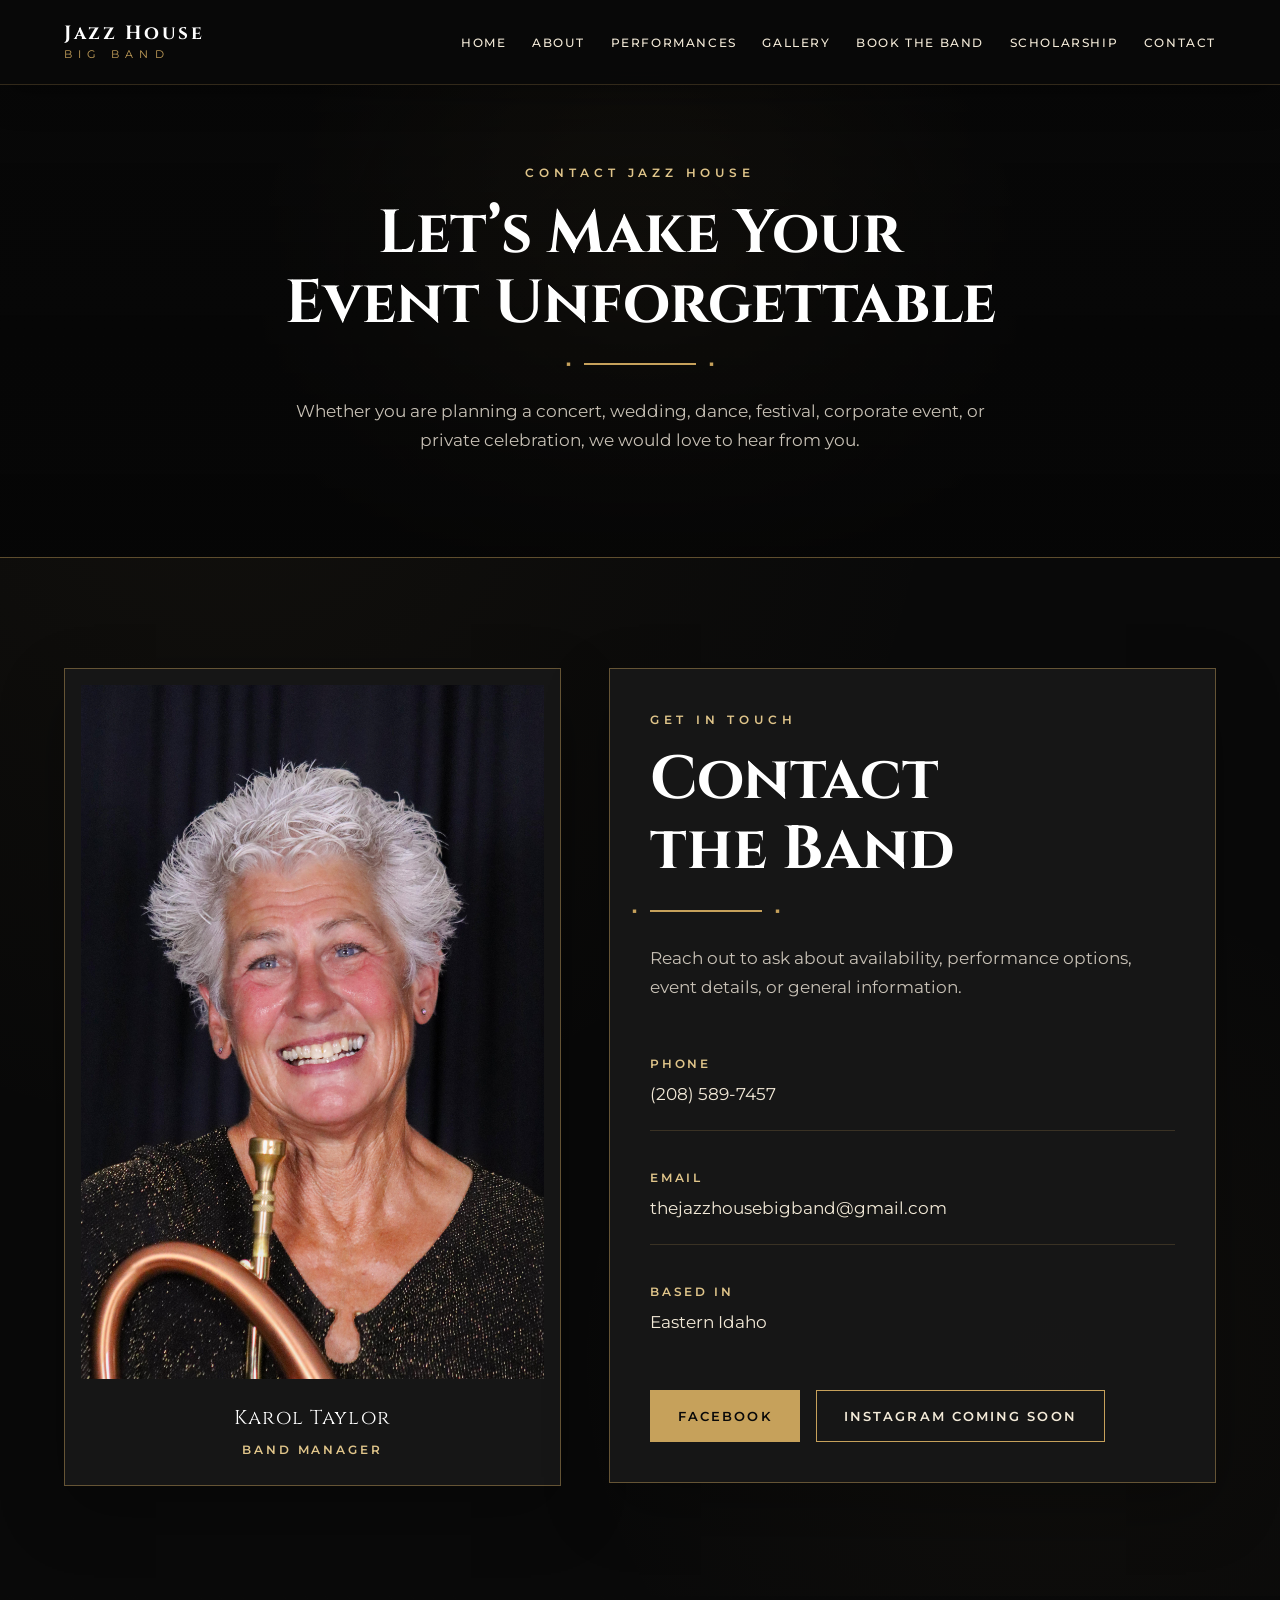
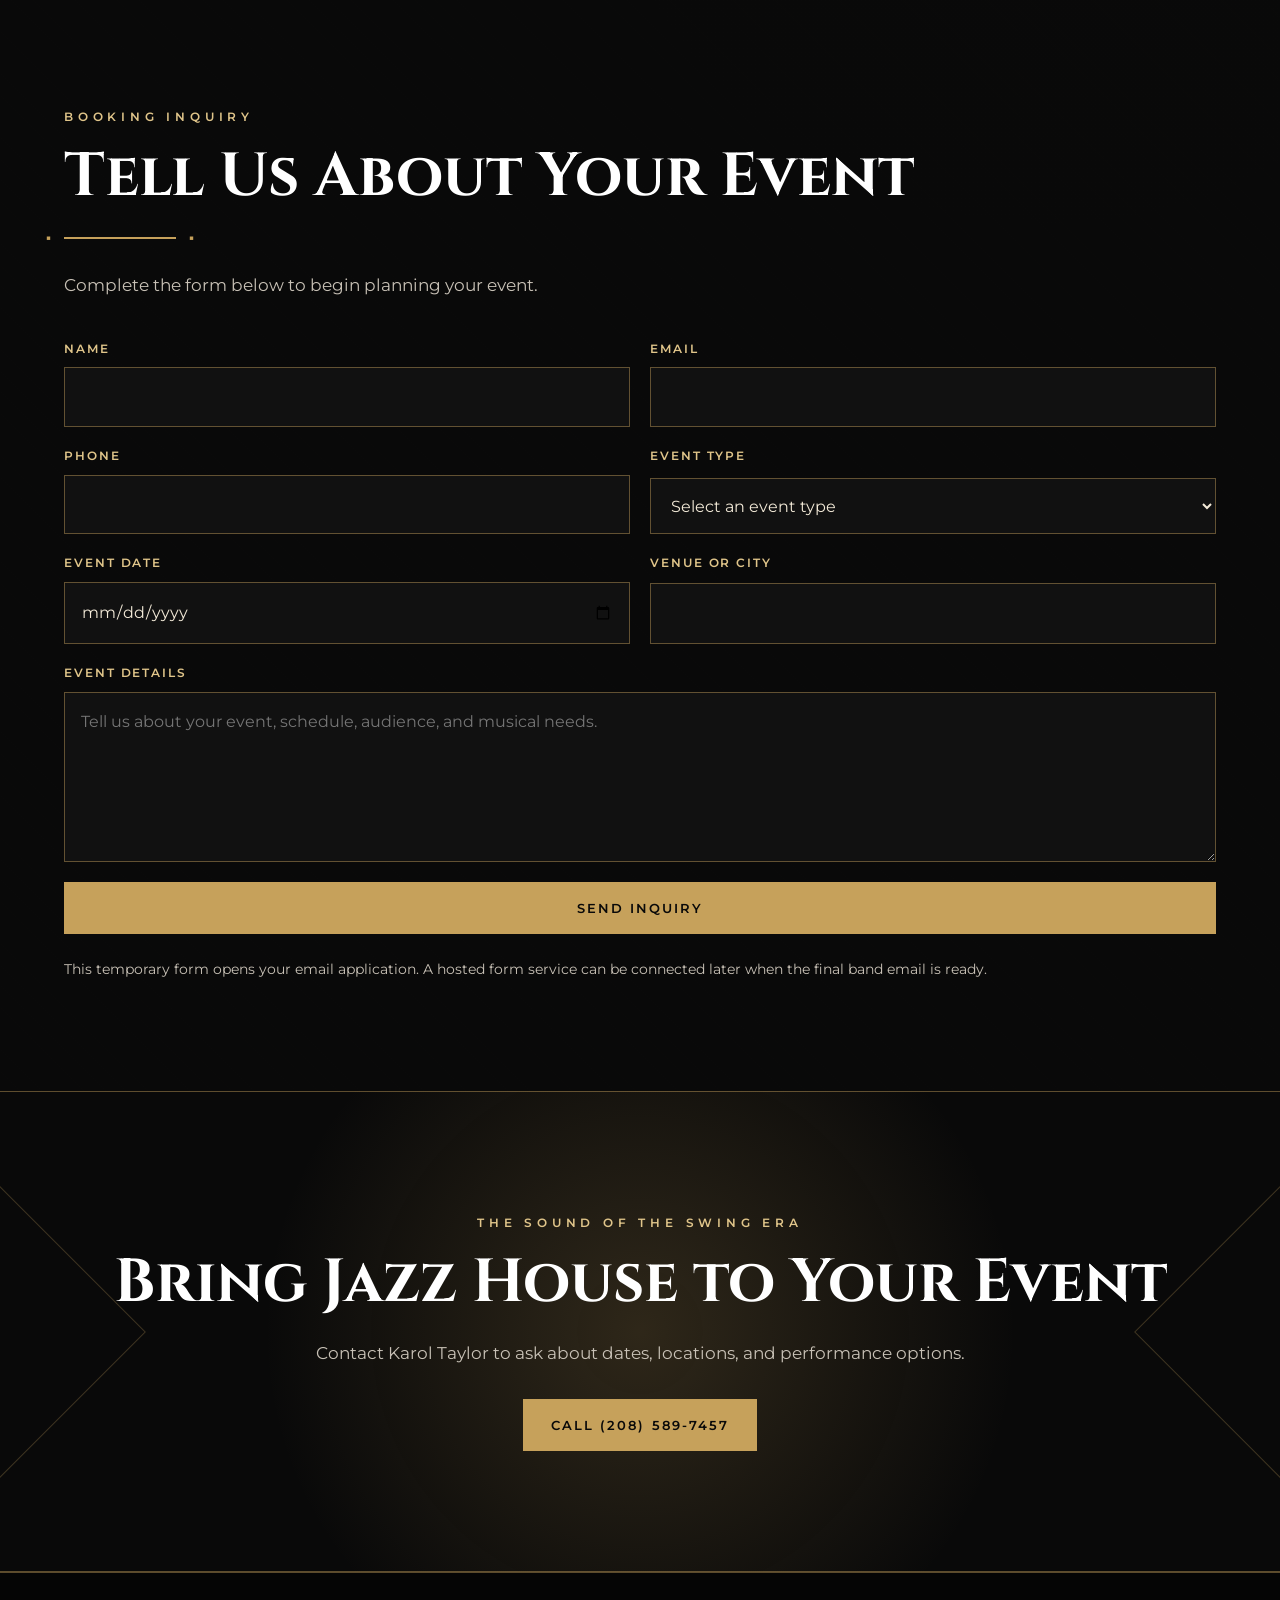
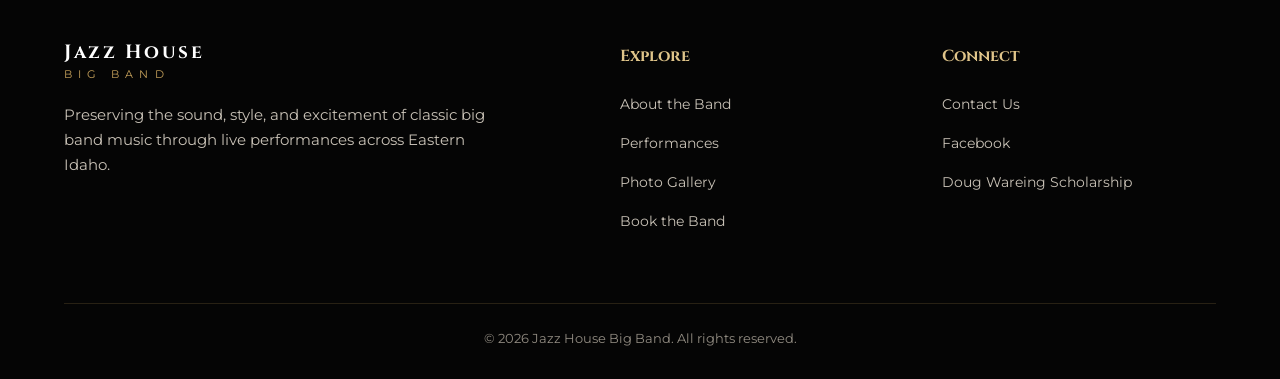
<file: contact.html>
<!DOCTYPE html>
<html lang="en">
<head>
  <meta charset="UTF-8">
  <meta name="viewport" content="width=device-width, initial-scale=1.0">

  <title>Jazz House Big Band | Eastern Idaho</title>

  <meta
    name="description"
    content="Jazz House Big Band brings timeless swing-era music to weddings, dances, concerts, community events, and special occasions throughout Eastern Idaho."
  >

  <link rel="preconnect" href="https://fonts.googleapis.com">
  <link rel="preconnect" href="https://fonts.gstatic.com" crossorigin>

  <link
    href="https://fonts.googleapis.com/css2?family=Cinzel:wght@500;600;700&family=Montserrat:wght@400;500;600&family=Playfair+Display:ital,wght@0,600;1,600&display=swap"
    rel="stylesheet"
  >

  <style>
    :root {
      --black: #090909;
      --dark: #111111;
      --dark-light: #191919;
      --gold: #c6a15b;
      --gold-light: #e0c58a;
      --cream: #f3ead8;
      --white: #ffffff;
      --muted: #c8c1b6;
      --border: rgba(198, 161, 91, 0.45);
    }

    * {
      margin: 0;
      padding: 0;
      box-sizing: border-box;
    }

    html {
      scroll-behavior: smooth;
    }

    body {
      background: var(--black);
      color: var(--cream);
      font-family: "Montserrat", sans-serif;
      line-height: 1.7;
    }

    img {
      max-width: 100%;
      display: block;
    }

    a {
      color: inherit;
      text-decoration: none;
    }

    button,
    input,
    textarea,
    select {
      font: inherit;
    }

    .container {
      width: min(1180px, 90%);
      margin: 0 auto;
    }

    .eyebrow {
      color: var(--gold-light);
      font-size: 0.78rem;
      font-weight: 600;
      letter-spacing: 0.3rem;
      text-transform: uppercase;
      margin-bottom: 1rem;
    }

    .section-title {
      font-family: "Cinzel", serif;
      font-size: clamp(2rem, 5vw, 3.8rem);
      line-height: 1.15;
      color: var(--white);
      margin-bottom: 1.25rem;
    }

    .section-intro {
      max-width: 700px;
      color: var(--muted);
      font-size: 1.05rem;
    }

    .gold-line {
      width: 90px;
      height: 2px;
      background: var(--gold);
      margin: 1.5rem 0 2rem;
    }

    .button {
      display: inline-flex;
      align-items: center;
      justify-content: center;
      min-height: 52px;
      padding: 0.85rem 1.7rem;
      border: 1px solid var(--gold);
      font-size: 0.82rem;
      font-weight: 600;
      letter-spacing: 0.13rem;
      text-transform: uppercase;
      transition: 0.25s ease;
    }

    .button-primary {
      background: var(--gold);
      color: var(--black);
    }

    .button-primary:hover {
      background: var(--gold-light);
      border-color: var(--gold-light);
      transform: translateY(-2px);
    }

    .button-secondary {
      background: transparent;
      color: var(--cream);
    }

    .button-secondary:hover {
      background: rgba(198, 161, 91, 0.12);
      color: var(--gold-light);
      transform: translateY(-2px);
    }

    .site-header {
      position: fixed;
      top: 0;
      left: 0;
      width: 100%;
      z-index: 1000;
      background: rgba(9, 9, 9, 0.92);
      border-bottom: 1px solid rgba(198, 161, 91, 0.22);
      backdrop-filter: blur(14px);
    }

    .nav {
      min-height: 84px;
      display: flex;
      align-items: center;
      justify-content: space-between;
      gap: 2rem;
    }

    .brand {
      display: flex;
      flex-direction: column;
      line-height: 1;
    }

    .brand-main {
      font-family: "Cinzel", serif;
      color: var(--white);
      font-size: 1.2rem;
      font-weight: 700;
      letter-spacing: 0.16rem;
    }

    .brand-sub {
      margin-top: 0.45rem;
      color: var(--gold);
      font-size: 0.66rem;
      letter-spacing: 0.38rem;
      text-transform: uppercase;
    }

    .nav-links {
      display: flex;
      align-items: center;
      gap: 1.6rem;
      list-style: none;
    }

    .nav-links a {
      position: relative;
      color: var(--cream);
      font-size: 0.76rem;
      font-weight: 500;
      letter-spacing: 0.1rem;
      text-transform: uppercase;
    }

    .nav-links a::after {
      content: "";
      position: absolute;
      left: 0;
      bottom: -8px;
      width: 0;
      height: 1px;
      background: var(--gold);
      transition: width 0.25s ease;
    }

    .nav-links a:hover {
      color: var(--gold-light);
    }

    .nav-links a:hover::after {
      width: 100%;
    }

    .menu-button {
      display: none;
      border: 1px solid var(--gold);
      background: transparent;
      color: var(--cream);
      padding: 0.55rem 0.75rem;
      cursor: pointer;
      font-size: 1.1rem;
    }

    .hero {
      min-height: 100vh;
      position: relative;
      display: grid;
      place-items: center;
      overflow: hidden;
      padding: 130px 0 70px;
      background:
        linear-gradient(rgba(5, 5, 5, 0.55), rgba(5, 5, 5, 0.92)),
        radial-gradient(circle at center, rgba(198, 161, 91, 0.16), transparent 55%),
        #0c0c0c;
    }

    .hero::before,
    .hero::after {
      content: "";
      position: absolute;
      border: 1px solid rgba(198, 161, 91, 0.32);
      pointer-events: none;
    }

    .hero::before {
      inset: 110px 4% 28px;
    }

    .hero::after {
      inset: 122px 5% 40px;
    }

    .hero-layout {
      position: relative;
      z-index: 2;
      width: min(1180px, 90%);
      display: grid;
      grid-template-columns: 1.05fr 0.95fr;
      align-items: center;
      gap: 4rem;
    }

    .hero-copy {
      padding: 2rem 0;
    }

    .hero h1 {
      max-width: 760px;
      font-family: "Cinzel", serif;
      font-size: clamp(3rem, 7vw, 6.7rem);
      line-height: 0.98;
      color: var(--white);
      letter-spacing: 0.05rem;
      text-transform: uppercase;
    }

    .hero h1 span {
      display: block;
      color: var(--gold);
      font-size: 0.55em;
      letter-spacing: 0.35rem;
      margin-top: 1rem;
    }

    .hero-description {
      max-width: 650px;
      margin-top: 2rem;
      color: var(--cream);
      font-size: 1.12rem;
    }

    .hero-actions {
      display: flex;
      flex-wrap: wrap;
      gap: 1rem;
      margin-top: 2.2rem;
    }

    .photo-placeholder {
      min-height: 520px;
      display: grid;
      place-items: center;
      position: relative;
      border: 1px solid var(--border);
      background:
        linear-gradient(135deg, rgba(255,255,255,0.03), transparent),
        var(--dark-light);
      color: var(--gold-light);
      text-align: center;
      overflow: hidden;
    }

    .photo-placeholder::before,
    .photo-placeholder::after {
      content: "";
      position: absolute;
      background: rgba(198, 161, 91, 0.3);
    }

    .photo-placeholder::before {
      width: 1px;
      height: 140%;
      transform: rotate(36deg);
    }

    .photo-placeholder::after {
      width: 140%;
      height: 1px;
      transform: rotate(-24deg);
    }

    .placeholder-text {
      position: relative;
      z-index: 2;
      padding: 1.4rem;
      background: rgba(9, 9, 9, 0.86);
      border: 1px solid var(--border);
      font-family: "Cinzel", serif;
      font-size: 0.95rem;
      letter-spacing: 0.14rem;
      text-transform: uppercase;
    }

    .intro-strip {
      background: var(--gold);
      color: var(--black);
      border-top: 1px solid var(--gold-light);
      border-bottom: 1px solid var(--gold-light);
    }

    .intro-strip-grid {
      min-height: 115px;
      display: grid;
      grid-template-columns: repeat(3, 1fr);
      align-items: center;
    }

    .intro-stat {
      padding: 1.5rem;
      text-align: center;
      border-right: 1px solid rgba(9, 9, 9, 0.25);
    }

    .intro-stat:last-child {
      border-right: none;
    }

    .intro-stat strong {
      display: block;
      font-family: "Cinzel", serif;
      font-size: 1.35rem;
      margin-bottom: 0.25rem;
    }

    .intro-stat span {
      font-size: 0.75rem;
      font-weight: 600;
      letter-spacing: 0.12rem;
      text-transform: uppercase;
    }

    .section {
      padding: 110px 0;
    }

    .about {
      background: var(--dark);
    }

    .two-column {
      display: grid;
      grid-template-columns: 0.95fr 1.05fr;
      gap: 5rem;
      align-items: center;
    }

    .about .photo-placeholder {
      min-height: 500px;
    }

    .about-copy p {
      color: var(--muted);
      margin-bottom: 1.25rem;
    }

    .about-copy .button {
      margin-top: 1rem;
    }

    .services {
      background:
        linear-gradient(rgba(9, 9, 9, 0.96), rgba(9, 9, 9, 0.96)),
        repeating-linear-gradient(
          45deg,
          transparent,
          transparent 14px,
          rgba(198, 161, 91, 0.04) 14px,
          rgba(198, 161, 91, 0.04) 15px
        );
    }

    .services-header {
      text-align: center;
      display: flex;
      flex-direction: column;
      align-items: center;
    }

    .services-header .section-intro {
      text-align: center;
    }

    .cards {
      display: grid;
      grid-template-columns: repeat(3, 1fr);
      gap: 1.5rem;
      margin-top: 3.5rem;
    }

    .card {
      position: relative;
      min-height: 285px;
      padding: 2.5rem 2.2rem 2.2rem;
      border: 1px solid var(--border);
      background: rgba(24, 24, 24, 0.88);
      transition: 0.25s ease;
    }

    .card:hover {
      transform: translateY(-7px);
      border-color: var(--gold);
    }
    .card h3 {
      margin: 0.25rem 0 1rem;
      font-family: "Cinzel", serif;
      color: var(--white);
      font-size: 1.45rem;
    }

    .card p {
      color: var(--muted);
      font-size: 0.95rem;
      margin-top: 0.25rem;
    }

    .card-link {
      display: inline-block;
      margin-top: 1.35rem;
      color: var(--gold-light);
      font-size: 0.76rem;
      font-weight: 600;
      letter-spacing: 0.11rem;
      text-transform: uppercase;
    }

    .featured {
      background: var(--dark);
    }

    .featured-grid {
      display: grid;
      grid-template-columns: 1.15fr 0.85fr;
      gap: 4rem;
      align-items: center;
    }

    .featured .photo-placeholder {
      min-height: 450px;
    }

    .feature-list {
      list-style: none;
      margin: 2rem 0;
    }

    .feature-list li {
      padding: 0.85rem 0;
      color: var(--cream);
      border-bottom: 1px solid rgba(198, 161, 91, 0.2);
    }

    .feature-list li::before {
      content: "◆";
      color: var(--gold);
      margin-right: 0.8rem;
      font-size: 0.65rem;
    }

    .booking-banner {
      position: relative;
      overflow: hidden;
      text-align: center;
      padding: 120px 0;
      background:
        radial-gradient(circle at center, rgba(198, 161, 91, 0.2), transparent 55%),
        var(--black);
      border-top: 1px solid var(--border);
      border-bottom: 1px solid var(--border);
    }

    .booking-banner::before,
    .booking-banner::after {
      content: "";
      position: absolute;
      width: 210px;
      height: 210px;
      border: 1px solid rgba(198, 161, 91, 0.28);
      transform: rotate(45deg);
    }

    .booking-banner::before {
      left: -110px;
      top: 50%;
      translate: 0 -50%;
    }

    .booking-banner::after {
      right: -110px;
      top: 50%;
      translate: 0 -50%;
    }

    .booking-banner .section-intro {
      margin: 0 auto;
    }

    .booking-banner .button {
      margin-top: 2rem;
    }

    .scholarship {
      background: var(--cream);
      color: var(--black);
    }

    .scholarship .section-title {
      color: var(--black);
    }

    .scholarship .section-intro {
      color: #4c4439;
    }

    .scholarship-card {
      display: grid;
      grid-template-columns: 1fr auto;
      gap: 3rem;
      align-items: center;
      padding: 3rem;
      border: 1px solid rgba(9, 9, 9, 0.28);
      background: rgba(255, 255, 255, 0.38);
    }

    .footer {
      padding: 70px 0 30px;
      background: #050505;
      border-top: 1px solid var(--border);
    }

    .footer-grid {
      display: grid;
      grid-template-columns: 1.3fr 0.7fr 0.7fr;
      gap: 3rem;
    }

    .footer-brand p {
      max-width: 440px;
      margin-top: 1.4rem;
      color: var(--muted);
      font-size: 0.92rem;
    }

    .footer h3 {
      color: var(--gold-light);
      font-family: "Cinzel", serif;
      font-size: 1rem;
      margin-bottom: 1.2rem;
    }

    .footer-links {
      list-style: none;
    }

    .footer-links li {
      margin-bottom: 0.75rem;
    }

    .footer-links a {
      color: var(--muted);
      font-size: 0.9rem;
    }

    .footer-links a:hover {
      color: var(--gold-light);
    }

    .footer-bottom {
      margin-top: 3.5rem;
      padding-top: 1.5rem;
      border-top: 1px solid rgba(198, 161, 91, 0.18);
      color: #928c82;
      font-size: 0.8rem;
      text-align: center;
    }

    @media (max-width: 950px) {
      .menu-button {
        display: block;
      }

      .nav-links {
        position: absolute;
        top: 84px;
        left: 0;
        width: 100%;
        display: none;
        flex-direction: column;
        align-items: flex-start;
        gap: 0;
        background: #090909;
        border-bottom: 1px solid var(--border);
        padding: 1rem 5%;
      }

      .nav-links.open {
        display: flex;
      }

      .nav-links li {
        width: 100%;
      }

      .nav-links a {
        display: block;
        padding: 1rem 0;
      }

      .hero-layout,
      .two-column,
      .featured-grid {
        grid-template-columns: 1fr;
      }

      .hero-copy {
        text-align: center;
      }

      .hero-description {
        margin-left: auto;
        margin-right: auto;
      }

      .hero-actions {
        justify-content: center;
      }

      .hero .photo-placeholder {
        min-height: 390px;
      }

      .cards {
        grid-template-columns: 1fr;
      }

      .intro-strip-grid {
        grid-template-columns: 1fr;
      }

      .intro-stat {
        border-right: none;
        border-bottom: 1px solid rgba(9, 9, 9, 0.25);
      }

      .intro-stat:last-child {
        border-bottom: none;
      }

      .scholarship-card {
        grid-template-columns: 1fr;
      }

      .footer-grid {
        grid-template-columns: 1fr 1fr;
      }
    }

    @media (max-width: 650px) {
      .section {
        padding: 80px 0;
      }

      .nav {
        min-height: 72px;
      }

      .brand-main {
        font-size: 0.95rem;
      }

      .brand-sub {
        font-size: 0.55rem;
      }

      .nav-links {
        top: 72px;
      }

      .hero {
        padding-top: 110px;
      }

      .hero::before {
        inset: 92px 2.5% 18px;
      }

      .hero::after {
        inset: 101px 4% 27px;
      }

      .hero h1 {
        font-size: 3rem;
      }

      .hero h1 span {
        letter-spacing: 0.15rem;
      }

      .hero-actions {
        flex-direction: column;
      }

      .button {
        width: 100%;
      }

      .photo-placeholder {
        min-height: 320px;
      }

      .scholarship-card {
        padding: 2rem;
      }

      .footer-grid {
        grid-template-columns: 1fr;
      }
    }

    /* ===== Refined Art Deco enhancements ===== */

    body {
      background:
        radial-gradient(circle at 18% 12%, rgba(198, 161, 91, 0.045), transparent 22%),
        radial-gradient(circle at 82% 38%, rgba(198, 161, 91, 0.035), transparent 20%),
        var(--black);
    }

    .site-header {
      box-shadow: 0 10px 35px rgba(0, 0, 0, 0.28);
    }

    .nav-links a {
      padding: 0.45rem 0;
    }

    .nav-links a:hover {
      text-shadow: 0 0 18px rgba(224, 197, 138, 0.28);
    }

    .hero {
      isolation: isolate;
    }

    .hero-layout::before,
    .hero-layout::after {
      content: "";
      position: absolute;
      width: 74px;
      height: 74px;
      border-color: var(--gold);
      opacity: 0.65;
      pointer-events: none;
    }

    .hero-layout::before {
      left: -18px;
      top: -18px;
      border-left: 2px solid;
      border-top: 2px solid;
    }

    .hero-layout::after {
      right: -18px;
      bottom: -18px;
      border-right: 2px solid;
      border-bottom: 2px solid;
    }

    .hero h1 {
      text-shadow: 0 10px 30px rgba(0, 0, 0, 0.42);
    }

    .section-title {
      text-wrap: balance;
    }

    .gold-line {
      position: relative;
      width: 112px;
    }

    .gold-line::before,
    .gold-line::after {
      content: "◆";
      position: absolute;
      top: 50%;
      color: var(--gold);
      font-size: 0.55rem;
      transform: translateY(-50%) rotate(45deg);
    }

    .gold-line::before {
      left: -18px;
    }

    .gold-line::after {
      right: -18px;
    }

    .photo-placeholder {
      border: 1px solid rgba(224, 197, 138, 0.55);
      box-shadow:
        inset 0 0 0 10px rgba(9, 9, 9, 0.68),
        inset 0 0 0 11px rgba(198, 161, 91, 0.22),
        0 24px 60px rgba(0, 0, 0, 0.38);
      transition: transform 0.35s ease, border-color 0.35s ease;
    }

    .photo-placeholder:hover {
      transform: translateY(-5px);
      border-color: var(--gold-light);
    }

    .photo-placeholder .placeholder-text {
      box-shadow: 0 8px 25px rgba(0, 0, 0, 0.38);
    }

    .card {
      overflow: hidden;
      box-shadow: inset 0 0 0 7px rgba(9, 9, 9, 0.28);
    }

    .card::before,
    .card::after {
      content: "";
      position: absolute;
      width: 42px;
      height: 42px;
      border-color: rgba(224, 197, 138, 0.65);
      transition: 0.25s ease;
    }

    .card::before {
      top: 13px;
      left: 13px;
      border-top: 1px solid;
      border-left: 1px solid;
    }

    .card::after {
      right: 13px;
      bottom: 13px;
      border-right: 1px solid;
      border-bottom: 1px solid;
    }

    .card:hover::before,
    .card:hover::after {
      width: 58px;
      height: 58px;
      border-color: var(--gold-light);
    }

    .scholarship {
      scroll-margin-top: 84px;
      position: relative;
      overflow: hidden;
    }

    .scholarship-card {
      position: relative;
      box-shadow:
        inset 0 0 0 8px rgba(255, 255, 255, 0.2),
        0 22px 55px rgba(9, 9, 9, 0.12);
    }

    .scholarship-card::before,
    .scholarship-card::after {
      content: "";
      position: absolute;
      width: 48px;
      height: 48px;
      border-color: rgba(9, 9, 9, 0.38);
      pointer-events: none;
    }

    .scholarship-card::before {
      top: 15px;
      left: 15px;
      border-top: 1px solid;
      border-left: 1px solid;
    }

    .scholarship-card::after {
      right: 15px;
      bottom: 15px;
      border-right: 1px solid;
      border-bottom: 1px solid;
    }

    @media (prefers-reduced-motion: no-preference) {
      .hero-copy,
      .hero .photo-placeholder {
        animation: decoReveal 0.9s ease both;
      }

      .hero .photo-placeholder {
        animation-delay: 0.15s;
      }

      @keyframes decoReveal {
        from {
          opacity: 0;
          transform: translateY(24px);
        }
        to {
          opacity: 1;
          transform: translateY(0);
        }
      }
    }


    /* ===== Contact page ===== */

    .contact-hero {
      min-height: 62vh;
      display: grid;
      place-items: center;
      padding: 150px 0 90px;
      text-align: center;
      background:
        linear-gradient(rgba(5, 5, 5, 0.62), rgba(5, 5, 5, 0.92)),
        radial-gradient(circle at center, rgba(198, 161, 91, 0.18), transparent 55%),
        #0c0c0c;
      border-bottom: 1px solid var(--border);
    }

    .contact-hero .section-intro {
      margin: 0 auto;
    }

    .contact-layout {
      display: grid;
      grid-template-columns: 0.9fr 1.1fr;
      gap: 3rem;
      align-items: start;
    }

    .manager-card,
    .contact-panel {
      border: 1px solid var(--border);
      background: rgba(24, 24, 24, 0.9);
      box-shadow: 0 24px 60px rgba(0, 0, 0, 0.28);
    }

    .manager-card {
      padding: 1rem;
    }

    .manager-photo {
      min-height: 520px;
    }

    .manager-caption {
      padding: 1.35rem 1rem 0.55rem;
      text-align: center;
      font-family: "Cinzel", serif;
      color: var(--white);
      font-size: 1.25rem;
      letter-spacing: 0.08rem;
    }
    .manager-role {
  display: block;
  margin-top: 0.25rem;
  color: var(--gold-light);
  font-family: "Montserrat", sans-serif;
  font-size: 0.78rem;
  font-weight: 600;
  letter-spacing: 0.18rem;
  text-transform: uppercase;
}

    .contact-panel {
      padding: 2.5rem;
    }

    .contact-list {
      display: grid;
      gap: 1rem;
      margin-top: 2rem;
    }

    .contact-item {
      padding: 1.35rem 0;
      border-bottom: 1px solid rgba(198, 161, 91, 0.2);
    }

    .contact-item:last-child {
      border-bottom: none;
    }

    .contact-label {
      display: block;
      margin-bottom: 0.35rem;
      color: var(--gold-light);
      font-size: 0.72rem;
      font-weight: 600;
      letter-spacing: 0.18rem;
      text-transform: uppercase;
    }

    .contact-value {
      color: var(--cream);
      font-size: 1.05rem;
    }

    .contact-value:hover {
      color: var(--gold-light);
    }

    .social-row {
      display: flex;
      flex-wrap: wrap;
      gap: 1rem;
      margin-top: 2rem;
    }

    .inquiry-section {
      background:
        linear-gradient(rgba(9, 9, 9, 0.96), rgba(9, 9, 9, 0.96)),
        repeating-linear-gradient(
          45deg,
          transparent,
          transparent 14px,
          rgba(198, 161, 91, 0.04) 14px,
          rgba(198, 161, 91, 0.04) 15px
        );
    }

    .form-grid {
      display: grid;
      grid-template-columns: repeat(2, 1fr);
      gap: 1.25rem;
      margin-top: 2.5rem;
    }

    .form-field {
      display: grid;
      gap: 0.5rem;
    }

    .form-field.full {
      grid-column: 1 / -1;
    }

    .form-field label {
      color: var(--gold-light);
      font-size: 0.73rem;
      font-weight: 600;
      letter-spacing: 0.12rem;
      text-transform: uppercase;
    }

    .form-field input,
    .form-field select,
    .form-field textarea {
      width: 100%;
      color: var(--cream);
      background: #111111;
      border: 1px solid rgba(198, 161, 91, 0.45);
      padding: 0.95rem 1rem;
      outline: none;
    }

    .form-field textarea {
      min-height: 170px;
      resize: vertical;
    }

    .form-field input:focus,
    .form-field select:focus,
    .form-field textarea:focus {
      border-color: var(--gold-light);
      box-shadow: 0 0 0 3px rgba(198, 161, 91, 0.1);
    }

    .form-note {
      margin-top: 1rem;
      color: var(--muted);
      font-size: 0.85rem;
    }

    @media (max-width: 950px) {
      .contact-layout {
        grid-template-columns: 1fr;
      }

      .manager-photo {
        min-height: 420px;
      }
    }

    @media (max-width: 650px) {
      .contact-hero {
        min-height: 52vh;
        padding-top: 125px;
      }

      .contact-panel {
        padding: 1.6rem;
      }

      .form-grid {
        grid-template-columns: 1fr;
      }

      .form-field.full {
        grid-column: auto;
      }
      #booking-form {
    scroll-margin-top: 170px;
      }
    }
  </style>
</head>
  
<body>

  <header class="site-header">
  <div class="container nav">

    <a href="index.html" class="brand" aria-label="Jazz House Big Band homepage">
      <span class="brand-main">Jazz House</span>
      <span class="brand-sub">Big Band</span>
    </a>

    <button
      class="menu-button"
      id="menuButton"
      type="button"
      aria-label="Open navigation menu"
      aria-expanded="false"
    >
      ☰
    </button>

    <ul class="nav-links" id="navLinks">
      <li><a href="index.html">Home</a></li>
      <li><a href="index.html#about">About</a></li>
      <li><a href="performances.html">Performances</a></li>
      <li><a href="gallery.html">Gallery</a></li>
      <li><a href="contact.html#booking-form">Book the Band</a></li>
      <li><a href="index.html#scholarship">Scholarship</a></li>
      <li><a href="contact.html">Contact</a></li>
    </ul>

  </div>
</header>
  <main id="contact">

    <section class="contact-hero">
      <div class="container">
        <p class="eyebrow">Contact Jazz House</p>
        <h1 class="section-title">Let’s Make Your Event Unforgettable</h1>
        <div class="gold-line" style="margin-left:auto; margin-right:auto;"></div>
        <p class="section-intro">
          Whether you are planning a concert, wedding, dance, festival,
          corporate event, or private celebration, we would love to hear from you.
        </p>
      </div>
    </section>

    <section class="section">
      <div class="container contact-layout">

        <figure class="manager-card">
          <img
  src="images/IMG_1671.jpeg"
  alt="Karol Taylor, Jazz House Big Band manager"
  class="manager-photo"
>
          <figcaption class="manager-caption">
  Karol Taylor
  <span class="manager-role">Band Manager</span>
</figcaption>
        </figure>

        <div class="contact-panel">
          <p class="eyebrow">Get in Touch</p>
          <h2 class="section-title">Contact the Band</h2>
          <div class="gold-line"></div>

          <p class="section-intro">
            Reach out to ask about availability, performance options,
            event details, or general information.
          </p>

          <div class="contact-list">

            <div class="contact-item">
              <span class="contact-label">Phone</span>
              <a class="contact-value" href="tel:+12085897457">
                (208) 589-7457
              </a>
            </div>

            <div class="contact-item">
              <span class="contact-label">Email</span>
              <a class="contact-value" href="mailto:thejazzhousebigband@gmail.com">
                thejazzhousebigband@gmail.com
              </a>
            </div>

            <div class="contact-item">
              <span class="contact-label">Based In</span>
              <span class="contact-value">Eastern Idaho</span>
            </div>

          </div>

          <div class="social-row">
            <a
              href="https://www.facebook.com/JazzHouseBigBand/"
              class="button button-primary"
              target="_blank"
              rel="noopener noreferrer"
            >
              Facebook
            </a>

            <a
              href="#"
              class="button button-secondary"
              aria-label="Jazz House Big Band Instagram coming soon"
            >
              Instagram Coming Soon
            </a>
          </div>
        </div>

      </div>
    </section>

    <section id="booking-form" class="section inquiry-section">
      <div class="container">

        <p class="eyebrow">Booking Inquiry</p>
        <h2 class="section-title">Tell Us About Your Event</h2>
        <div class="gold-line"></div>

        <p class="section-intro">
          Complete the form below to begin planning your event.
        </p>

        <form
    class="form-grid"
    action="https://formsubmit.co/thejazzhousebigband@gmail.com"
    method="POST"
>

    <input type="hidden" name="_subject" value="New Booking Inquiry - Jazz House Big Band">

    <input type="hidden" name="_captcha" value="false">

    <input type="hidden" name="_template" value="table">

    <input type="hidden" name="_next" value="https://flanobi.github.io/The-Jazz-House-Big-Band/contact.html">
          
          <div class="form-field">
            <label for="name">Name</label>
            <input id="name" name="Name" type="text" required>
          </div>

          <div class="form-field">
            <label for="email">Email</label>
            <input id="email" name="Email" type="email" required>
          </div>

          <div class="form-field">
            <label for="phone">Phone</label>
            <input id="phone" name="Phone" type="tel">
          </div>

          <div class="form-field">
            <label for="eventType">Event Type</label>
            <select id="eventType" name="Event Type">
              <option value="">Select an event type</option>
              <option>Concert</option>
              <option>Dance</option>
              <option>Wedding</option>
              <option>Festival</option>
              <option>Corporate Event</option>
              <option>Private Event</option>
              <option>Other</option>
            </select>
          </div>

          <div class="form-field">
            <label for="eventDate">Event Date</label>
            <input id="eventDate" name="Event Date" type="date">
          </div>

          <div class="form-field">
            <label for="location">Venue or City</label>
            <input id="location" name="Venue or City" type="text">
          </div>

          <div class="form-field full">
            <label for="message">Event Details</label>
            <textarea
              id="message"
              name="Event Details"
              placeholder="Tell us about your event, schedule, audience, and musical needs."
              required
            ></textarea>
          </div>

          <div class="form-field full">
            <button class="button button-primary" type="submit">
              Send Inquiry
            </button>
            <p class="form-note">
              This temporary form opens your email application. A hosted form service
              can be connected later when the final band email is ready.
            </p>
          </div>

        </form>

      </div>
    </section>

    <section class="booking-banner">
      <div class="container">
        <p class="eyebrow">The Sound of the Swing Era</p>
        <h2 class="section-title">Bring Jazz House to Your Event</h2>
        <p class="section-intro">
          Contact Karol Taylor to ask about dates, locations, and performance options.
        </p>
        <a href="tel:+12085897457" class="button button-primary">
          Call (208) 589-7457
        </a>
      </div>
    </section>

  </main>


  <footer class="footer">

    <div class="container">

      <div class="footer-grid">

        <div class="footer-brand">

          <a href="index.html" class="brand">
            <span class="brand-main">Jazz House</span>
            <span class="brand-sub">Big Band</span>
          </a>

          <p>
            Preserving the sound, style, and excitement of classic big band
            music through live performances across Eastern Idaho.
          </p>

        </div>

        <div>

          <h3>Explore</h3>

          <ul class="footer-links">
            <li><a href="about.html">About the Band</a></li>
            <li><a href="performances.html">Performances</a></li>
            <li><a href="gallery.html">Photo Gallery</a></li>
            <li><a href="contact.html#booking-form">Book the Band</a></li>
          </ul>

        </div>

        <div>

          <h3>Connect</h3>

          <ul class="footer-links">
            <li><a href="contact.html">Contact Us</a></li>
            <li><a href="https://www.facebook.com/JazzHouseBigBand/" target="_blank" rel="noopener noreferrer">Facebook</a></li>
            <li>
              <a
                href="https://wareingscholarship.org/"
                target="_blank"
                rel="noopener noreferrer"
              >
                Doug Wareing Scholarship
              </a>
            </li>
          </ul>

        </div>

      </div>

      <div class="footer-bottom">
        © 2026 Jazz House Big Band. All rights reserved.
      </div>

    </div>

  </footer>

  <script>
    const menuButton = document.getElementById("menuButton");
const navLinks = document.getElementById("navLinks");

if (menuButton && navLinks) {
  menuButton.addEventListener("click", function () {
    const isOpen = navLinks.classList.toggle("open");
    menuButton.setAttribute("aria-expanded", isOpen);
    menuButton.textContent = isOpen ? "✕" : "☰";
  });
}
  </script>

</body>
</html>
</file>
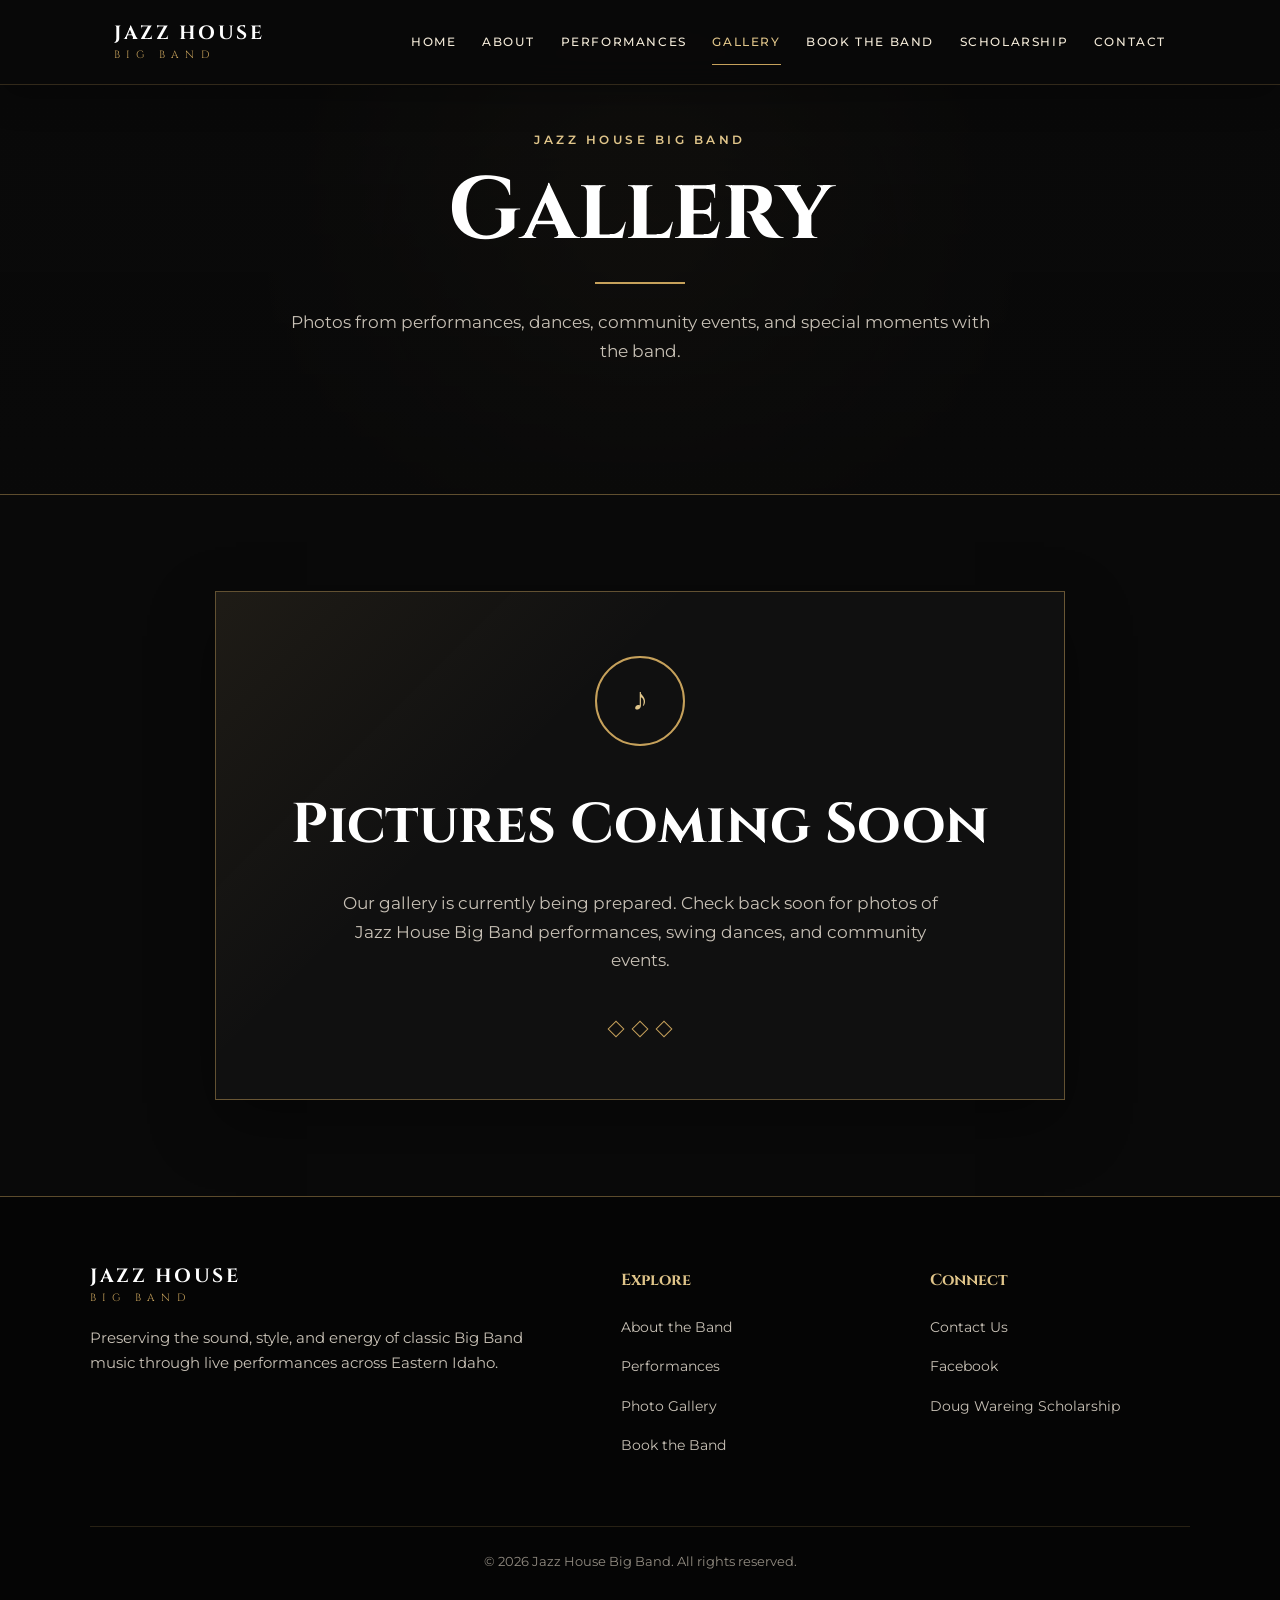
<file: gallery.html>
<!DOCTYPE html>
<html lang="en">
<head>
  <meta charset="UTF-8">
  <meta name="viewport" content="width=device-width, initial-scale=1.0">

  <title>Gallery | Jazz House Big Band</title>

  <link rel="preconnect" href="https://fonts.googleapis.com">
  <link rel="preconnect" href="https://fonts.gstatic.com" crossorigin>
  <link href="https://fonts.googleapis.com/css2?family=Cinzel:wght@500;600;700&family=Montserrat:wght@300;400;500;600;700&family=Playfair+Display:wght@500;600;700&display=swap" rel="stylesheet">

  <style>
    :root {
      --black: #090909;
      --dark: #111111;
      --dark-light: #191919;
      --gold: #c6a15b;
      --gold-light: #e0c58a;
      --cream: #f3ead8;
      --white: #ffffff;
      --muted: #c8c1b6;
      --border: rgba(198, 161, 91, 0.45);
    }

    * {
      box-sizing: border-box;
      margin: 0;
      padding: 0;
    }

    body {
      background: var(--black);
      color: var(--cream);
      font-family: "Montserrat", sans-serif;
      line-height: 1.7;
    }

    a {
      color: inherit;
      text-decoration: none;
    }

    .site-header {
      position: sticky;
      top: 0;
      z-index: 10;
      background: rgba(9, 9, 9, 0.92);
      border-bottom: 1px solid var(--border);
      backdrop-filter: blur(10px);
    }

    .nav {
      max-width: 1180px;
      margin: 0 auto;
      padding: 1rem 1.5rem;
      display: flex;
      align-items: center;
      justify-content: space-between;
      gap: 2rem;
    }

    .brand {
      font-family: "Cinzel", serif;
      color: var(--gold-light);
      font-size: 1.2rem;
      letter-spacing: 0.12rem;
      text-transform: uppercase;
    }

    .nav-links {
      display: flex;
      gap: 1.5rem;
      list-style: none;
      font-size: 0.85rem;
      letter-spacing: 0.08rem;
      text-transform: uppercase;
    }

    .nav-links a {
      color: var(--cream);
    }

    .nav-links a:hover,
    .nav-links a.active {
      color: var(--gold-light);
    }

    .section {
      padding: 6rem 1.5rem;
    }

    .container {
      max-width: 1100px;
      margin: 0 auto;
    }

    .page-hero {
      min-height: 55vh;
      display: flex;
      align-items: center;
      text-align: center;
      background:
        linear-gradient(rgba(9, 9, 9, 0.75), rgba(9, 9, 9, 0.9)),
        radial-gradient(circle at center, rgba(198, 161, 91, 0.18), transparent 55%);
      border-bottom: 1px solid var(--border);
    }

    .eyebrow {
      color: var(--gold-light);
      text-transform: uppercase;
      letter-spacing: 0.22rem;
      font-size: 0.78rem;
      font-weight: 600;
      margin-bottom: 1rem;
    }

    .page-title {
      font-family: "Cinzel", serif;
      font-size: clamp(2.5rem, 7vw, 5.5rem);
      line-height: 1.05;
      color: var(--white);
      margin-bottom: 1.25rem;
    }

    .gold-line {
      width: 90px;
      height: 2px;
      background: var(--gold);
      margin: 1.5rem auto;
    }

    .intro {
      max-width: 720px;
      margin: 0 auto;
      color: var(--muted);
      font-size: 1.05rem;
    }

    .coming-soon-card {
      max-width: 850px;
      margin: 0 auto;
      padding: 4rem 2rem;
      text-align: center;
      border: 1px solid var(--border);
      background:
        linear-gradient(135deg, rgba(198, 161, 91, 0.08), transparent 35%),
        rgba(17, 17, 17, 0.95);
      box-shadow: 0 24px 60px rgba(0, 0, 0, 0.35);
    }

    .coming-soon-icon {
      width: 90px;
      height: 90px;
      margin: 0 auto 2rem;
      border: 2px solid var(--gold);
      border-radius: 50%;
      display: flex;
      align-items: center;
      justify-content: center;
      color: var(--gold-light);
      font-size: 2rem;
      font-family: "Cinzel", serif;
    }

    .coming-soon-card h2 {
      font-family: "Cinzel", serif;
      color: var(--white);
      font-size: clamp(2rem, 5vw, 3.5rem);
      margin-bottom: 1rem;
    }

    .coming-soon-card p {
      color: var(--muted);
      max-width: 620px;
      margin: 0 auto;
      font-size: 1.05rem;
    }

    .decor-row {
      margin-top: 3rem;
      display: flex;
      justify-content: center;
      gap: 0.75rem;
    }

    .decor-row span {
      width: 12px;
      height: 12px;
      border: 1px solid var(--gold);
      transform: rotate(45deg);
    }

    .site-footer {
      padding: 2rem 1.5rem;
      border-top: 1px solid var(--border);
      text-align: center;
      color: var(--muted);
      font-size: 0.9rem;
    }

    @media (max-width: 750px) {
      .nav {
        flex-direction: column;
      }

      .nav-links {
        flex-wrap: wrap;
        justify-content: center;
        gap: 1rem;
      }

      .section {
        padding: 4rem 1.25rem;
      }

      .coming-soon-card {
        padding: 3rem 1.25rem;
      }
    }
    /* Match main website header */
.site-header {
  position: fixed;
  top: 0;
  left: 0;
  width: 100%;
  z-index: 1000;
  background: rgba(9, 9, 9, 0.92);
  border-bottom: 1px solid rgba(198, 161, 91, 0.22);
  backdrop-filter: blur(14px);
  box-shadow: 0 10px 35px rgba(0, 0, 0, 0.28);
}

.container {
  width: min(1180px, 90%);
  margin: 0 auto;
}

.site-header .nav {
  min-height: 84px;
  display: flex;
  align-items: center;
  justify-content: space-between;
  gap: 2rem;
}

.brand {
  display: flex;
  flex-direction: column;
  line-height: 1;
  flex-shrink: 0;
}

.brand-main {
  font-family: "Cinzel", serif;
  color: var(--white);
  font-size: 1.2rem;
  font-weight: 700;
  letter-spacing: 0.16rem;
  text-transform: uppercase;
}

.brand-sub {
  margin-top: 0.45rem;
  color: var(--gold);
  font-size: 0.66rem;
  letter-spacing: 0.38rem;
  text-transform: uppercase;
}

.nav-links {
  display: flex;
  align-items: center;
  gap: 1.6rem;
  list-style: none;
}

.nav-links a {
  position: relative;
  color: var(--cream);
  font-size: 0.76rem;
  font-weight: 500;
  letter-spacing: 0.1rem;
  text-transform: uppercase;
  padding: 0.45rem 0;
  white-space: nowrap;
}

.nav-links a::after {
  content: "";
  position: absolute;
  left: 0;
  bottom: -8px;
  width: 0;
  height: 1px;
  background: var(--gold);
  transition: width 0.25s ease;
}

.nav-links a:hover,
.nav-links a.active {
  color: var(--gold-light);
}

.nav-links a:hover::after,
.nav-links a.active::after {
  width: 100%;
}

.menu-button {
  display: none;
  border: 1px solid var(--gold);
  background: transparent;
  color: var(--cream);
  padding: 0.55rem 0.75rem;
  cursor: pointer;
  font-size: 1.1rem;
}

@media (max-width: 950px) {
  .menu-button {
    display: block;
  }

  .nav-links {
    position: absolute;
    top: 84px;
    left: 0;
    width: 100%;
    display: none;
    flex-direction: column;
    align-items: flex-start;
    gap: 0;
    background: #090909;
    border-bottom: 1px solid var(--border);
    padding: 1rem 5%;
  }

  .nav-links.open {
    display: flex;
  }

  .nav-links li {
    width: 100%;
  }

  .nav-links a {
    display: block;
    padding: 1rem 0;
  }
}

@media (max-width: 650px) {
  .site-header .nav {
    min-height: 72px;
  }

  .brand-main {
    font-size: 0.95rem;
  }

  .brand-sub {
    font-size: 0.55rem;
  }

  .nav-links {
    top: 72px;
  }
}
    /* Full footer to match main pages */
.footer {
  padding: 70px 0 30px;
  background: #050505;
  border-top: 1px solid var(--border);
}

.footer-grid {
  display: grid;
  grid-template-columns: 1.3fr 0.7fr 0.7fr;
  gap: 3rem;
}

.footer-brand p {
  max-width: 440px;
  margin-top: 1.4rem;
  color: var(--muted);
  font-size: 0.92rem;
}

.footer h3 {
  color: var(--gold-light);
  font-family: "Cinzel", serif;
  font-size: 1rem;
  margin-bottom: 1.2rem;
}

.footer-links {
  list-style: none;
}

.footer-links li {
  margin-bottom: 0.75rem;
}

.footer-links a {
  color: var(--muted);
  font-size: 0.9rem;
}

.footer-links a:hover {
  color: var(--gold-light);
}

.footer-bottom {
  margin-top: 3.5rem;
  padding-top: 1.5rem;
  border-top: 1px solid rgba(198, 161, 91, 0.18);
  color: #928c82;
  font-size: 0.8rem;
  text-align: center;
}

@media (max-width: 950px) {
  .footer-grid {
    grid-template-columns: 1fr 1fr;
  }
}

@media (max-width: 650px) {
  .footer-grid {
    grid-template-columns: 1fr;
  }
}
  </style>
</head>

<body>

<header class="site-header">
  <div class="container nav">

    <a href="index.html" class="brand" aria-label="Jazz House Big Band homepage">
      <span class="brand-main">Jazz House</span>
      <span class="brand-sub">Big Band</span>
    </a>

    <button
      class="menu-button"
      id="menuButton"
      type="button"
      aria-label="Open navigation menu"
      aria-expanded="false"
    >
      ☰
    </button>

    <ul class="nav-links" id="navLinks">
      <li><a href="index.html">Home</a></li>
      <li><a href="about.html">About</a></li>
      <li><a href="performances.html">Performances</a></li>
      <li><a href="gallery.html" class="active">Gallery</a></li>
      <li><a href="contact.html#booking-form">Book the Band</a></li>
      <li><a href="index.html#scholarship">Scholarship</a></li>
      <li><a href="contact.html">Contact</a></li>
    </ul>

  </div>
</header>
  <main>

    <section class="page-hero">
      <div class="container">
        <p class="eyebrow">Jazz House Big Band</p>
        <h1 class="page-title">Gallery</h1>
        <div class="gold-line"></div>
        <p class="intro">
          Photos from performances, dances, community events, and special moments with the band.
        </p>
      </div>
    </section>

    <section class="section">
      <div class="container">

        <div class="coming-soon-card">
          <div class="coming-soon-icon">♪</div>

          <h2>Pictures Coming Soon</h2>

          <p>
            Our gallery is currently being prepared. Check back soon for photos
            of Jazz House Big Band performances, swing dances, and community events.
          </p>

          <div class="decor-row">
            <span></span>
            <span></span>
            <span></span>
          </div>
        </div>

      </div>
    </section>

  </main>

  <footer class="footer">

  <div class="container">

    <div class="footer-grid">

      <div class="footer-brand">

        <a href="index.html" class="brand">
          <span class="brand-main">Jazz House</span>
          <span class="brand-sub">Big Band</span>
        </a>

        <p>
          Preserving the sound, style, and energy of classic Big Band music
          through live performances across Eastern Idaho.
        </p>

      </div>

      <div>

        <h3>Explore</h3>

        <ul class="footer-links">
          <li><a href="about.html">About the Band</a></li>
          <li><a href="performances.html">Performances</a></li>
          <li><a href="gallery.html">Photo Gallery</a></li>
          <li><a href="contact.html#booking-form">Book the Band</a></li>
        </ul>

      </div>

      <div>

        <h3>Connect</h3>

        <ul class="footer-links">
          <li><a href="contact.html">Contact Us</a></li>
          <li>
            <a
              href="https://www.facebook.com/JazzHouseBigBand/"
              target="_blank"
              rel="noopener noreferrer"
            >
              Facebook
            </a>
          </li>
          <li>
            <a
              href="https://wareingscholarship.org/"
              target="_blank"
              rel="noopener noreferrer"
            >
              Doug Wareing Scholarship
            </a>
          </li>
        </ul>

      </div>

    </div>

    <div class="footer-bottom">
      © 2026 Jazz House Big Band. All rights reserved.
    </div>

  </div>

</footer>

</body>
</html>
</file>
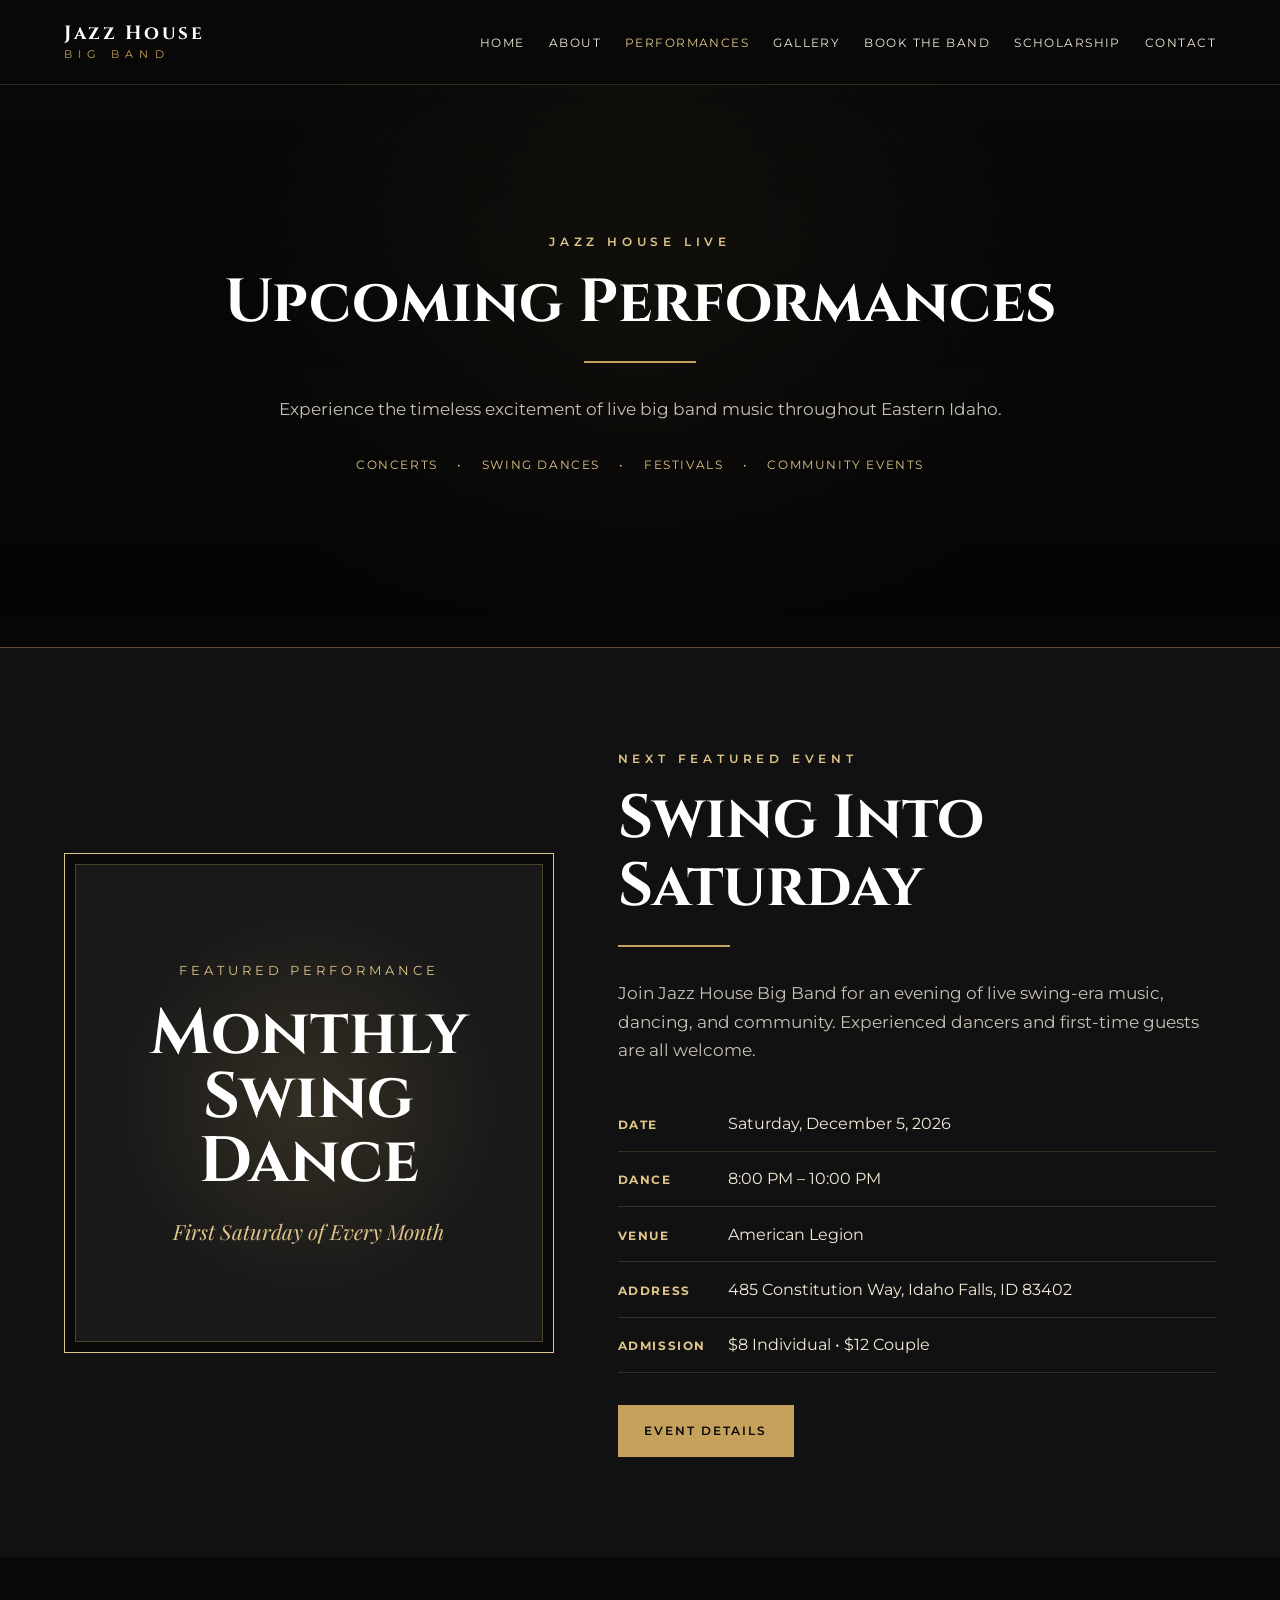
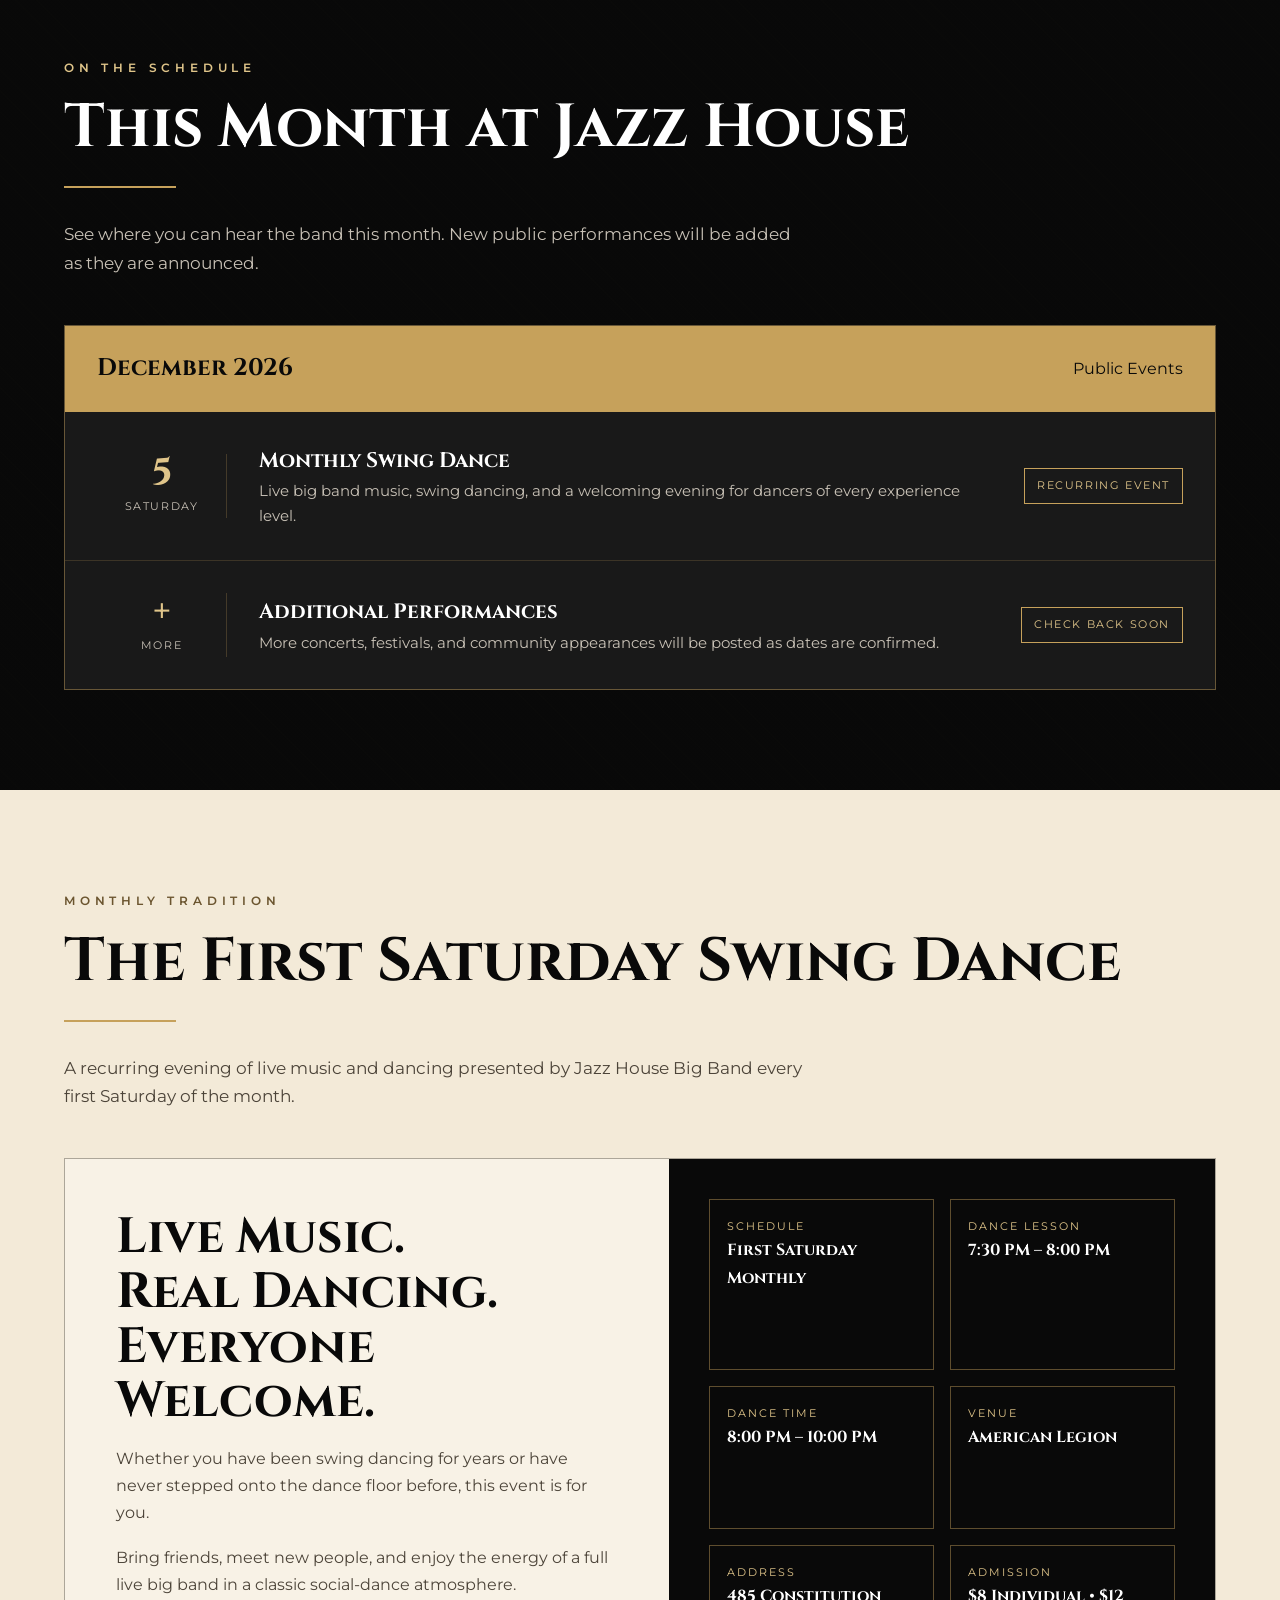
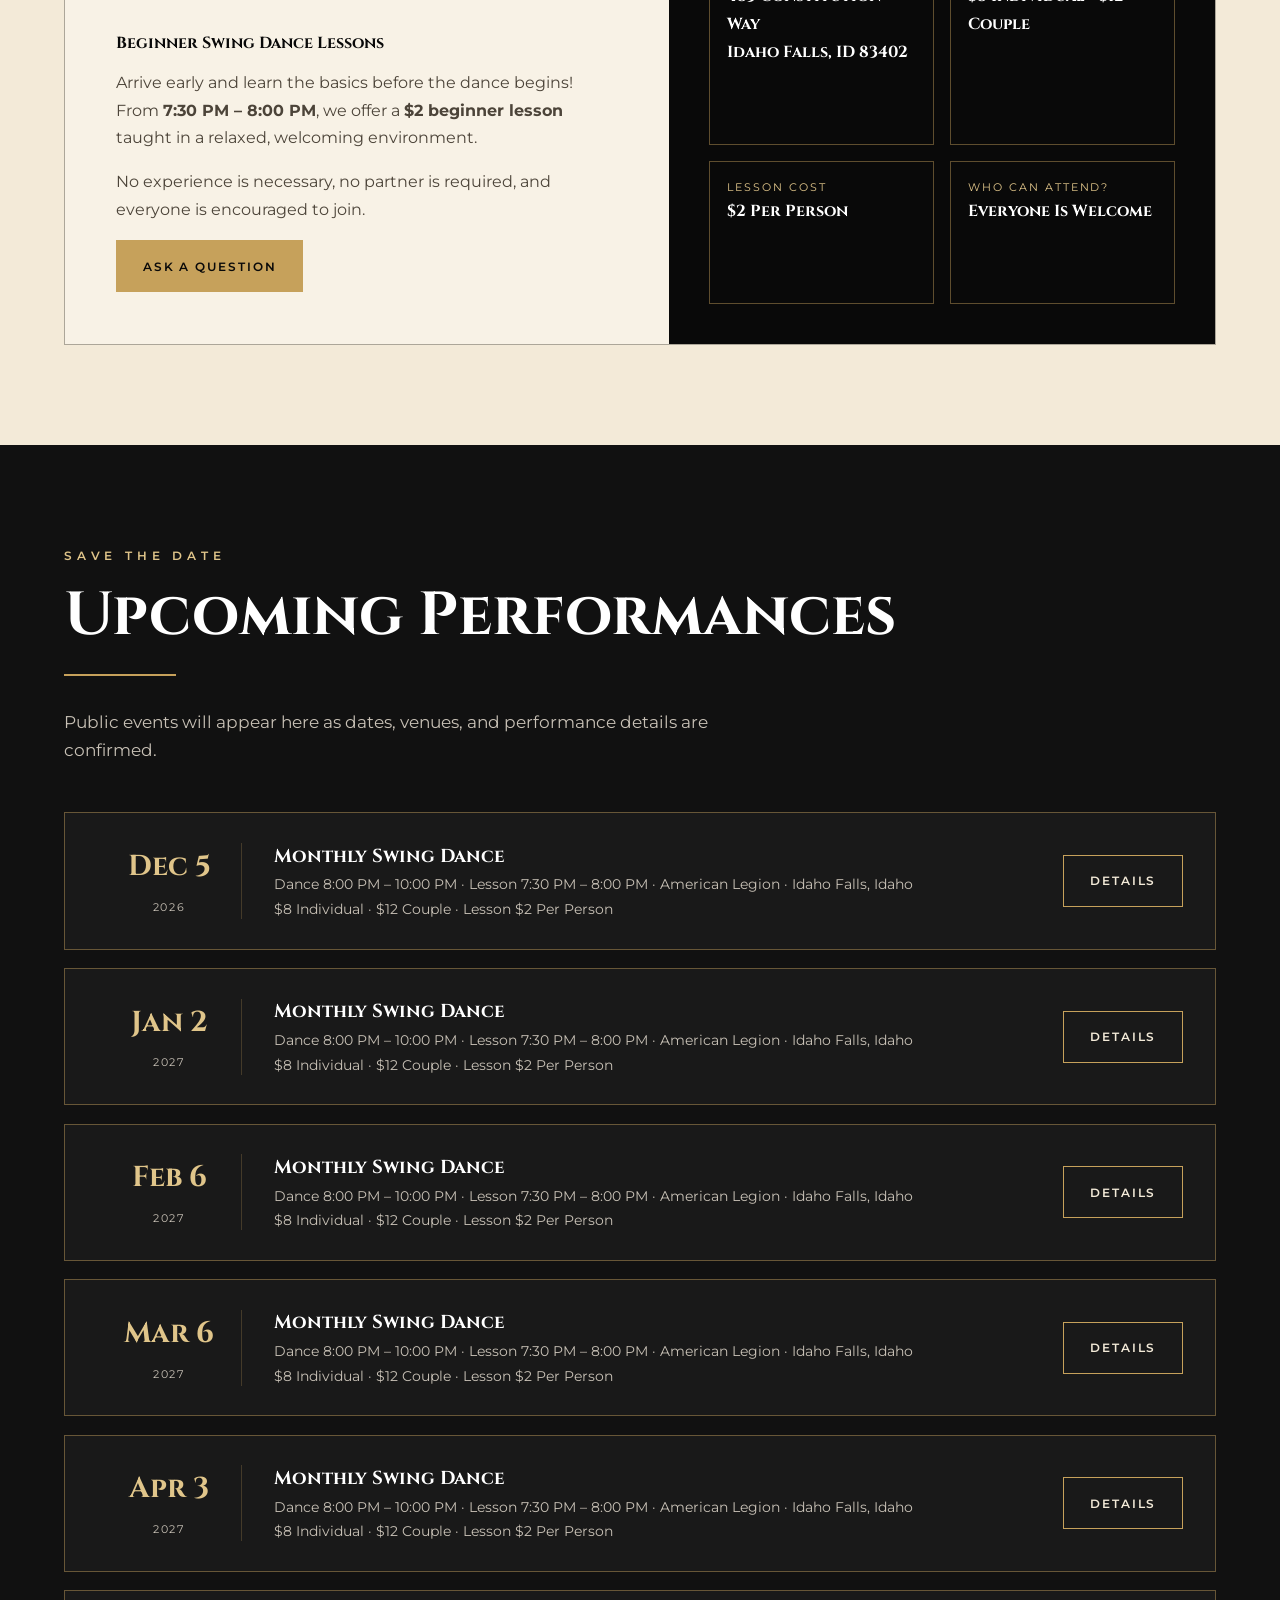
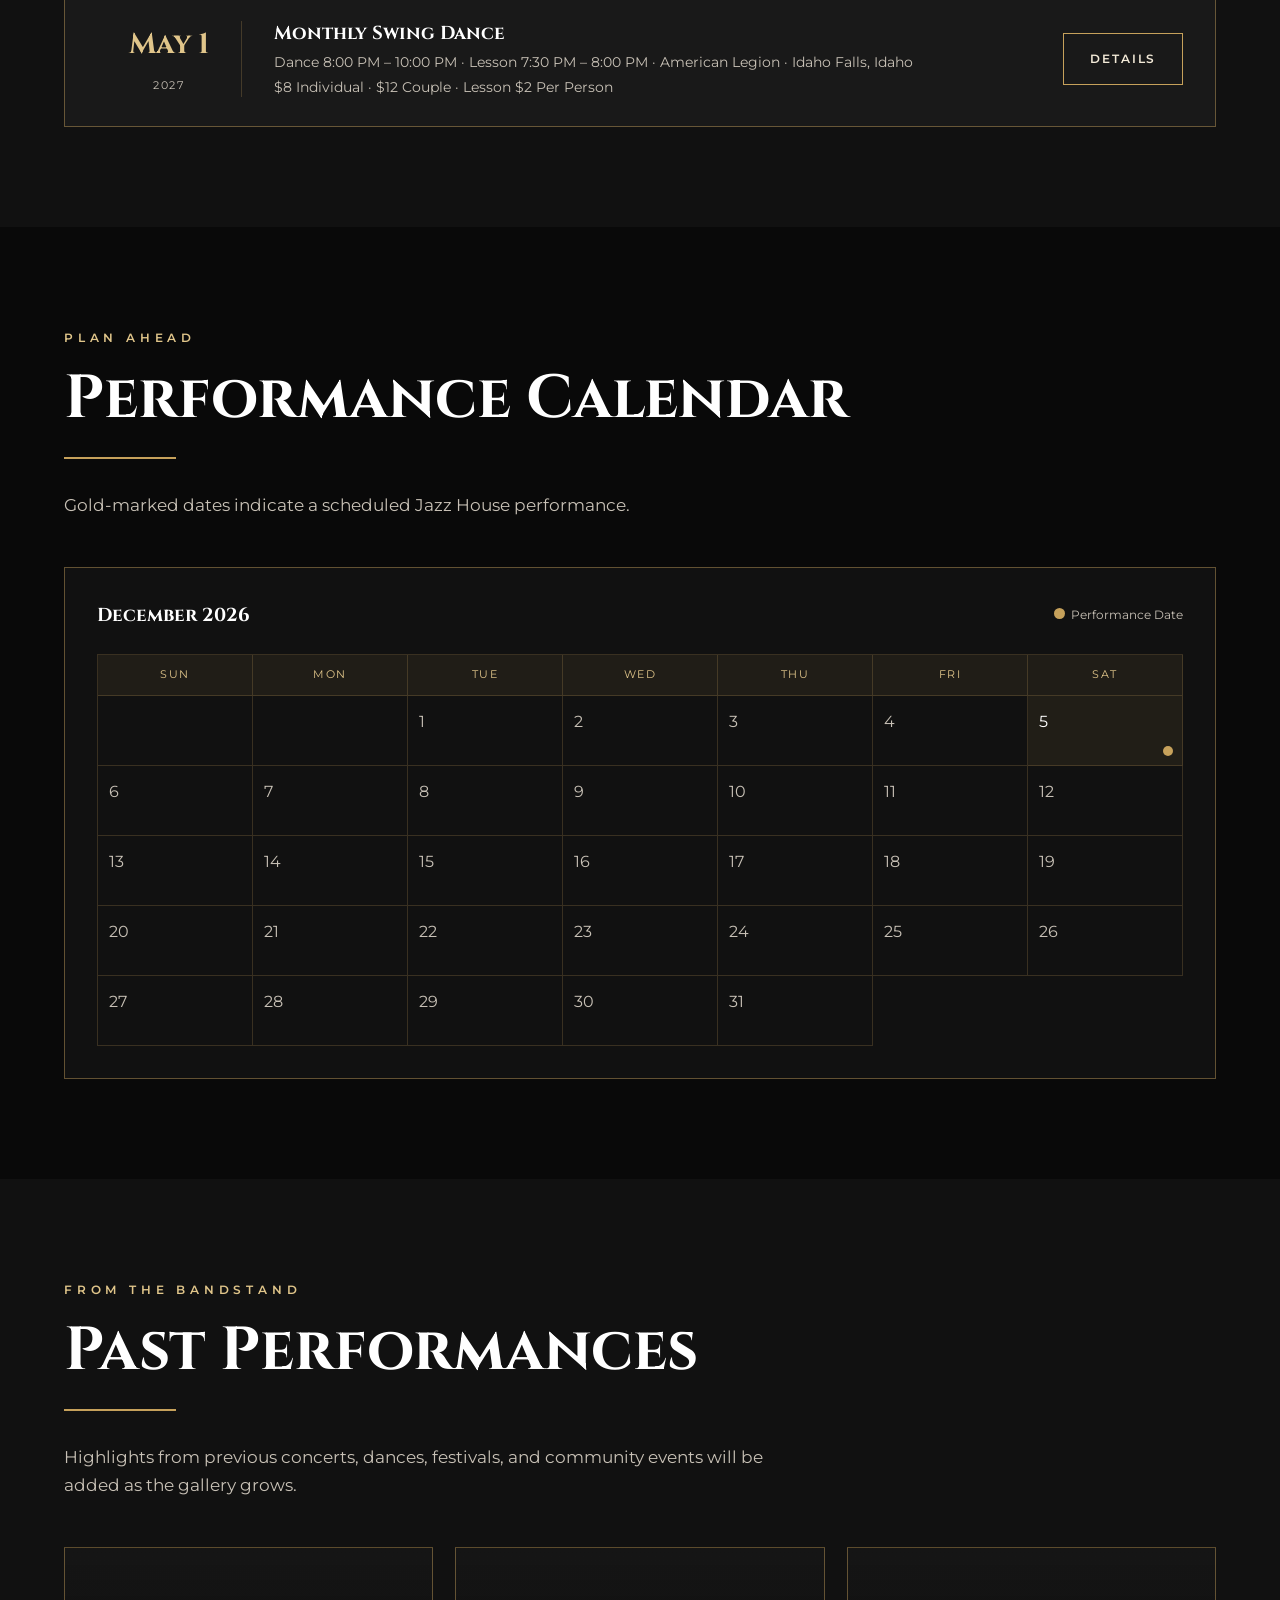
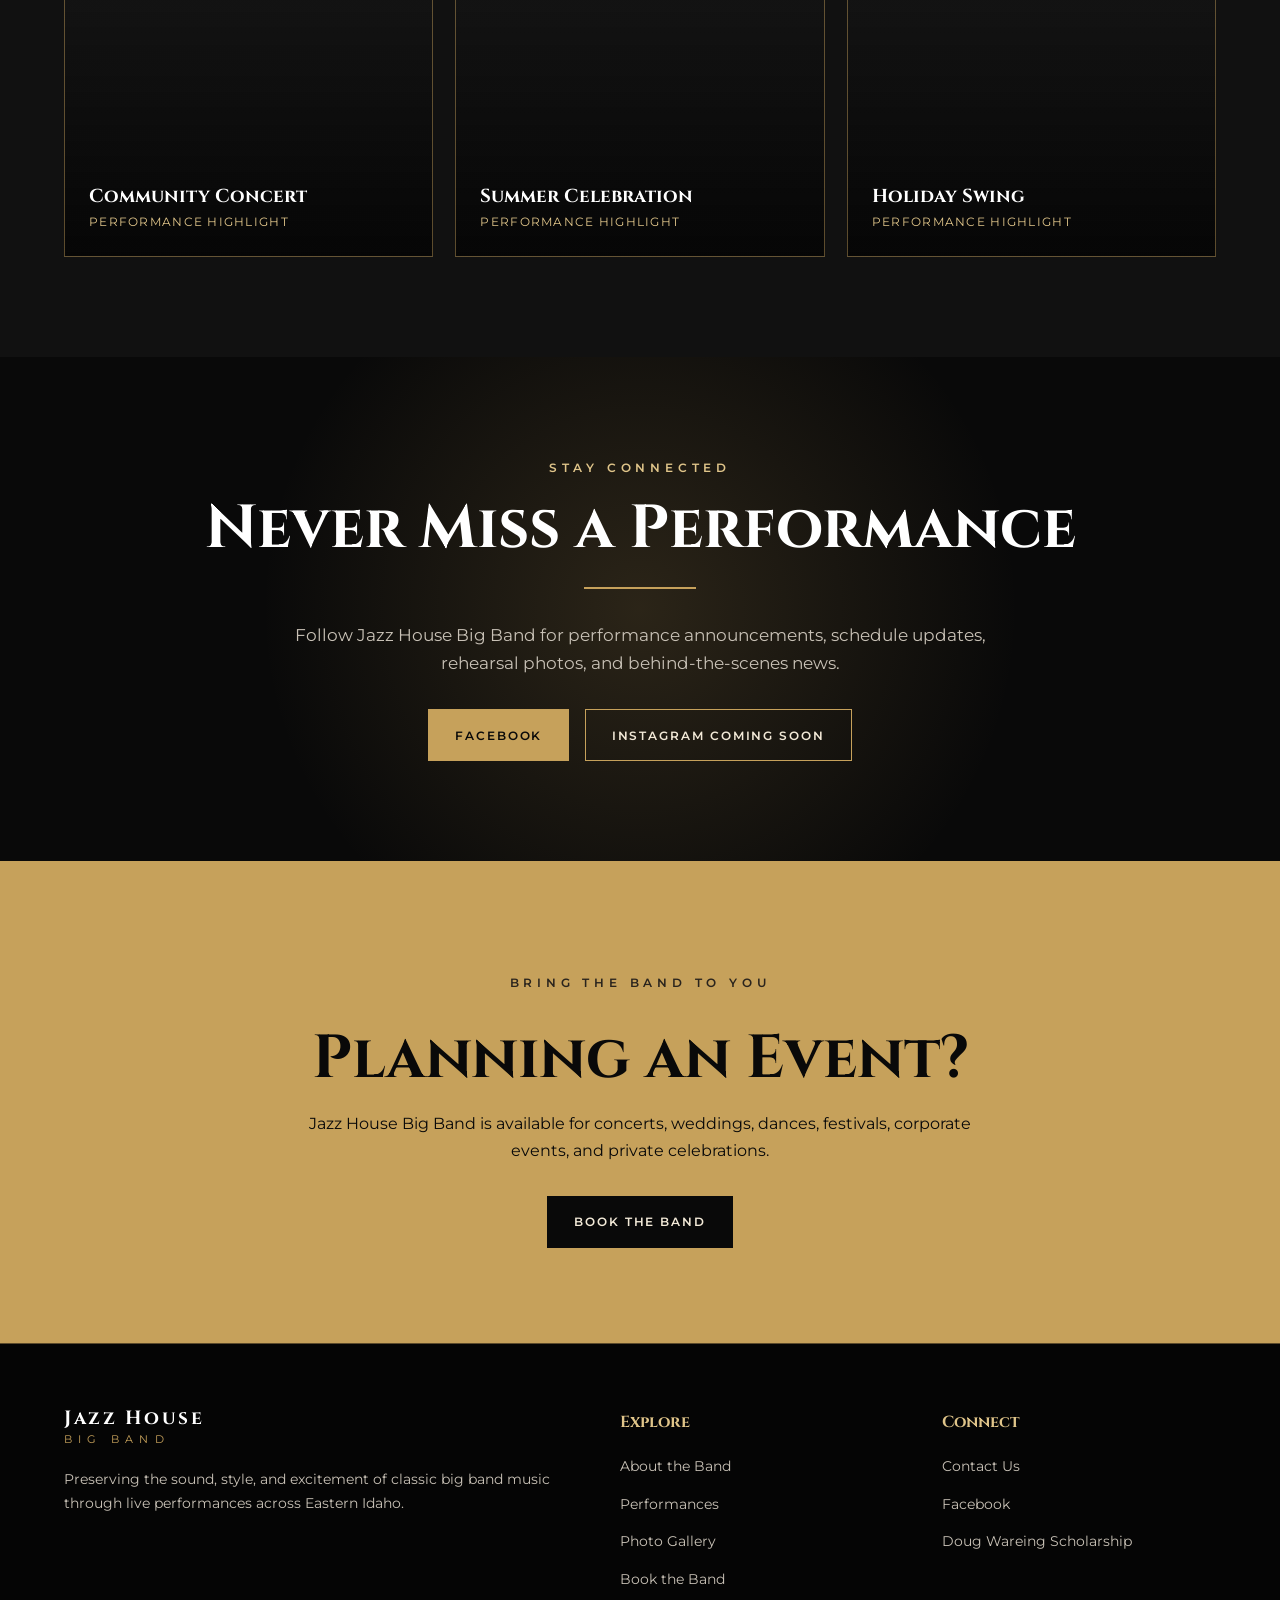
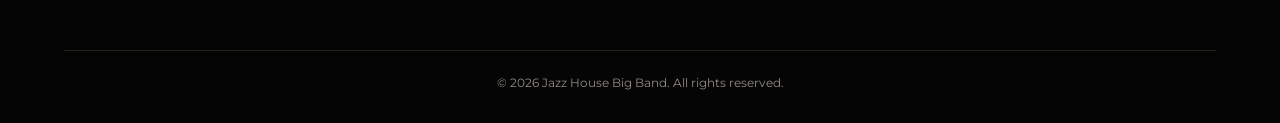
<file: performances.html>
<!DOCTYPE html>
<html lang="en">
<head>
<meta charset="UTF-8">
<meta name="viewport" content="width=device-width, initial-scale=1.0">
<title>Upcoming Performances | Jazz House Big Band</title>
<meta name="description" content="Upcoming Jazz House Big Band concerts, swing dances, festivals, and community performances in Eastern Idaho.">
<link rel="preconnect" href="https://fonts.googleapis.com">
<link rel="preconnect" href="https://fonts.gstatic.com" crossorigin>
<link href="https://fonts.googleapis.com/css2?family=Cinzel:wght@500;600;700&family=Montserrat:wght@400;500;600&family=Playfair+Display:ital,wght@0,600;1,600&display=swap" rel="stylesheet">
<style>
:root{--black:#090909;--dark:#111;--panel:#191919;--gold:#c6a15b;--gold2:#e0c58a;--cream:#f3ead8;--white:#fff;--muted:#c8c1b6;--border:rgba(198,161,91,.45)}
*{box-sizing:border-box;margin:0;padding:0}html{scroll-behavior:smooth}body{background:var(--black);color:var(--cream);font-family:Montserrat,sans-serif;line-height:1.7}a{color:inherit;text-decoration:none}.container{width:min(1180px,90%);margin:auto}.section{padding:100px 0}.eyebrow{color:var(--gold2);font-size:.78rem;font-weight:600;letter-spacing:.3rem;text-transform:uppercase;margin-bottom:1rem}.title{font-family:Cinzel,serif;color:var(--white);font-size:clamp(2rem,5vw,3.8rem);line-height:1.12}.intro{max-width:740px;color:var(--muted);font-size:1.04rem}.line{width:112px;height:2px;background:var(--gold);margin:1.5rem 0 2rem}.button{display:inline-flex;align-items:center;justify-content:center;min-height:52px;padding:.85rem 1.6rem;border:1px solid var(--gold);font-size:.78rem;font-weight:600;letter-spacing:.12rem;text-transform:uppercase;transition:.25s}.primary{background:var(--gold);color:var(--black)}.secondary{background:transparent;color:var(--cream)}.button:hover{transform:translateY(-2px);border-color:var(--gold2)}.primary:hover{background:var(--gold2)}
header{position:fixed;inset:0 0 auto;z-index:50;background:rgba(9,9,9,.93);border-bottom:1px solid rgba(198,161,91,.22);backdrop-filter:blur(14px)}.nav{min-height:84px;display:flex;align-items:center;justify-content:space-between;gap:2rem}.brand{display:flex;flex-direction:column;line-height:1}.brand-main{font-family:Cinzel,serif;color:white;font-size:1.2rem;font-weight:700;letter-spacing:.16rem}.brand-sub{margin-top:.45rem;color:var(--gold);font-size:.66rem;letter-spacing:.38rem;text-transform:uppercase}.nav-links{display:flex;gap:1.5rem;list-style:none}.nav-links a{font-size:.74rem;letter-spacing:.09rem;text-transform:uppercase}.nav-links a:hover,.nav-links a.active{color:var(--gold2)}.menu{display:none;background:transparent;color:var(--cream);border:1px solid var(--gold);padding:.5rem .7rem}
.hero{min-height:72vh;display:grid;place-items:center;text-align:center;padding:145px 0 85px;background:linear-gradient(rgba(5,5,5,.55),rgba(5,5,5,.94)),radial-gradient(circle,rgba(198,161,91,.2),transparent 55%),#0c0c0c;border-bottom:1px solid var(--border)}.hero .intro{margin:auto}.tags{display:flex;justify-content:center;flex-wrap:wrap;gap:.7rem 1.2rem;margin-top:2rem;color:var(--gold2);font-size:.76rem;letter-spacing:.1rem;text-transform:uppercase}
.featured{background:var(--dark)}.two-col{display:grid;grid-template-columns:.9fr 1.1fr;gap:4rem;align-items:center}.poster{min-height:500px;display:grid;place-items:center;text-align:center;padding:2rem;border:1px solid var(--gold2);background:radial-gradient(circle,rgba(198,161,91,.16),transparent 55%),var(--panel);box-shadow:inset 0 0 0 10px #090909,inset 0 0 0 11px rgba(198,161,91,.3)}.poster small{color:var(--gold2);letter-spacing:.25rem;text-transform:uppercase}.poster h2{font-family:Cinzel,serif;color:white;font-size:clamp(2.2rem,5vw,4.5rem);line-height:1;margin:1.2rem 0}.poster em{font-family:"Playfair Display",serif;color:var(--gold2);font-size:1.3rem}.details{list-style:none;margin:2rem 0}.details li{padding:.85rem 0;border-bottom:1px solid rgba(198,161,91,.2)}.details strong{display:inline-block;min-width:110px;color:var(--gold2);font-size:.73rem;letter-spacing:.1rem;text-transform:uppercase}
.month{background:linear-gradient(rgba(9,9,9,.96),rgba(9,9,9,.96)),repeating-linear-gradient(45deg,transparent,transparent 14px,rgba(198,161,91,.04) 14px,rgba(198,161,91,.04) 15px)}.month-box{margin-top:3rem;border:1px solid var(--border);background:var(--panel)}.month-head{display:flex;justify-content:space-between;align-items:center;padding:1.4rem 2rem;background:var(--gold);color:var(--black)}.month-head h3{font-family:Cinzel,serif;font-size:1.5rem}.month-event{display:grid;grid-template-columns:130px 1fr auto;gap:2rem;align-items:center;padding:2rem;border-bottom:1px solid rgba(198,161,91,.2)}.month-event:last-child{border-bottom:0}.date{border-right:1px solid rgba(198,161,91,.25);text-align:center}.date b{display:block;font-family:Cinzel,serif;color:var(--gold2);font-size:2.3rem;line-height:1}.date span{font-size:.7rem;letter-spacing:.1rem;text-transform:uppercase;color:var(--muted)}.month-event h4{font-family:Cinzel,serif;color:white;font-size:1.3rem}.month-event p{color:var(--muted);font-size:.91rem}.badge{border:1px solid var(--gold);padding:.5rem .75rem;color:var(--gold2);font-size:.66rem;letter-spacing:.1rem;text-transform:uppercase}
.dance{background:var(--cream);color:var(--black)}.dance .title{color:var(--black)}.dance .intro{color:#4c4439}.dance-card{display:grid;grid-template-columns:1.05fr .95fr;margin-top:3rem;border:1px solid rgba(9,9,9,.3)}.dance-copy{padding:3.2rem;background:rgba(255,255,255,.35)}.dance-copy h3{font-family:Cinzel,serif;font-size:clamp(2rem,4vw,3.1rem);line-height:1.1;margin-bottom:1rem}.dance-copy p{color:#4c4439;margin-bottom:1.1rem}.facts{display:grid;grid-template-columns:1fr 1fr;gap:1rem;padding:2.5rem;background:var(--black)}.fact{padding:1.1rem;border:1px solid var(--border)}.fact span{display:block;color:var(--gold2);font-size:.66rem;letter-spacing:.12rem;text-transform:uppercase}.fact strong{font-family:Cinzel,serif;color:white}
.upcoming{background:var(--dark)}.event-list{display:grid;gap:1.15rem;margin-top:3rem}.event-card{display:grid;grid-template-columns:145px 1fr auto;align-items:center;gap:2rem;padding:1.7rem 2rem;border:1px solid var(--border);background:var(--panel)}.event-card:hover{border-color:var(--gold);transform:translateY(-3px)}.event-date{border-right:1px solid rgba(198,161,91,.25);text-align:center}.event-date strong{display:block;font-family:Cinzel,serif;color:var(--gold2);font-size:1.8rem}.event-date span{font-size:.68rem;color:var(--muted);letter-spacing:.1rem;text-transform:uppercase}.event-card h3{font-family:Cinzel,serif;color:white}.event-card p{color:var(--muted);font-size:.9rem}
.calendar{background:var(--black)}.calendar-box{margin-top:3rem;padding:2rem;border:1px solid var(--border);background:var(--dark)}.calendar-head{display:flex;justify-content:space-between;align-items:center;margin-bottom:1.4rem}.calendar-head h3{font-family:Cinzel,serif;color:white}.legend{font-size:.73rem;color:var(--muted)}.dot{display:inline-block;width:11px;height:11px;border-radius:50%;background:var(--gold);margin-right:.4rem}.calendar-grid{display:grid;grid-template-columns:repeat(7,1fr);border-left:1px solid rgba(198,161,91,.22);border-top:1px solid rgba(198,161,91,.22)}.day-name,.day{padding:.7rem;border-right:1px solid rgba(198,161,91,.22);border-bottom:1px solid rgba(198,161,91,.22)}.day-name{text-align:center;color:var(--gold2);font-size:.66rem;letter-spacing:.1rem;text-transform:uppercase;background:rgba(198,161,91,.08)}.day{min-height:70px;color:var(--muted);position:relative}.day.event{background:rgba(198,161,91,.09);color:white}.day.event:after{content:"";position:absolute;right:9px;bottom:9px;width:10px;height:10px;border-radius:50%;background:var(--gold)}
.past{background:var(--dark)}.past-grid{display:grid;grid-template-columns:repeat(3,1fr);gap:1.4rem;margin-top:3rem}.past-card{min-height:310px;display:flex;align-items:flex-end;padding:1.5rem;border:1px solid var(--border);background:linear-gradient(to top,rgba(5,5,5,.95),rgba(5,5,5,.18)),var(--panel)}.past-card h3{font-family:Cinzel,serif;color:white}.past-card p{color:var(--gold2);font-size:.72rem;letter-spacing:.08rem;text-transform:uppercase}
.follow{text-align:center;background:radial-gradient(circle,rgba(198,161,91,.18),transparent 55%),var(--black)}.follow .intro{margin:auto}.buttons{display:flex;justify-content:center;gap:1rem;flex-wrap:wrap;margin-top:2rem}.book{padding:95px 0;text-align:center;background:var(--gold);color:var(--black)}.book .title{color:var(--black)}.book p{max-width:700px;margin:1rem auto 2rem}.book .button{background:var(--black);color:var(--cream);border-color:var(--black)}
footer{padding:65px 0 30px;background:#050505;border-top:1px solid var(--border)}.footer-grid{display:grid;grid-template-columns:1.3fr .7fr .7fr;gap:3rem}.footer-grid p,.footer-grid a{color:var(--muted);font-size:.9rem}.footer-grid h3{font-family:Cinzel,serif;color:var(--gold2);font-size:1rem;margin-bottom:1rem}.footer-links{list-style:none}.footer-links li{margin-bottom:.65rem}.copyright{margin-top:3rem;padding-top:1.3rem;border-top:1px solid rgba(198,161,91,.18);text-align:center;color:#928c82;font-size:.78rem}
@media(max-width:950px){.menu{display:block}.nav-links{display:none;position:absolute;top:84px;left:0;width:100%;padding:1rem 5%;background:#090909;flex-direction:column}.nav-links.open{display:flex}.two-col,.dance-card{grid-template-columns:1fr}.past-grid{grid-template-columns:1fr 1fr}.footer-grid{grid-template-columns:1fr 1fr}}
@media(max-width:700px){.section{padding:78px 0}.nav{min-height:72px}.nav-links{top:72px}.month-event,.event-card{grid-template-columns:1fr}.date,.event-date{text-align:left;border-right:0;border-bottom:1px solid rgba(198,161,91,.25);padding-bottom:1rem}.date b,.date span,.event-date strong,.event-date span{display:inline-block;margin-right:.45rem}.facts{grid-template-columns:1fr}.dance-copy,.facts{padding:2rem}.calendar-box{overflow-x:auto;padding:1rem}.calendar-grid{min-width:650px}.past-grid,.footer-grid{grid-template-columns:1fr}.button{width:100%}}
</style>
</head>
<body>
<header>
<div class="container nav">
<a href="index.html" class="brand"><span class="brand-main">Jazz House</span><span class="brand-sub">Big Band</span></a>
<button class="menu" id="menuButton" aria-label="Open menu">☰</button>
<ul class="nav-links" id="navLinks">
<li><a href="index.html">Home</a></li><li><a href="about.html">About</a></li>
<li><a href="performances.html" class="active">Performances</a></li>
<li><a href="gallery.html">Gallery</a></li><li><a href="contact.html#booking-form">Book the Band</a></li>
<li><a href="index.html#scholarship">Scholarship</a></li><li><a href="contact.html">Contact</a></li>
</ul>
</div>
</header>

<main>
<section class="hero"><div class="container">
<p class="eyebrow">Jazz House Live</p><h1 class="title">Upcoming Performances</h1>
<div class="line" style="margin-left:auto;margin-right:auto"></div>
<p class="intro">Experience the timeless excitement of live big band music throughout Eastern Idaho.</p>
<div class="tags"><span>Concerts</span><span>•</span><span>Swing Dances</span><span>•</span><span>Festivals</span><span>•</span><span>Community Events</span></div>
</div></section>

<section class="section featured">
  <div class="container two-col">
    <div class="poster">
      <div>
        <small>Featured Performance</small>
        <h2>Monthly<br>Swing Dance</h2>
        <em>First Saturday of Every Month</em>
      </div>
    </div>

    <div>
      <p class="eyebrow">Next Featured Event</p>
      <h2 class="title">Swing Into Saturday</h2>
      <div class="line"></div>

      <p class="intro">
        Join Jazz House Big Band for an evening of live swing-era music,
        dancing, and community. Experienced dancers and first-time guests
        are all welcome.
      </p>

      <ul class="details">
        <li><strong>Date</strong><span id="featuredDate">First Saturday of the Month</span></li>
        <li><strong>Dance</strong>8:00 PM – 10:00 PM</li>
        <li><strong>Venue</strong>American Legion</li>
        <li><strong>Address</strong>485 Constitution Way, Idaho Falls, ID 83402</li>
        <li><strong>Admission</strong>$8 Individual • $12 Couple</li>
      </ul>

      <a href="#monthly-dance" class="button primary">Event Details</a>
    </div>
  </div>
</section>

<section class="section month"><div class="container">
<p class="eyebrow">On the Schedule</p><h2 class="title">This Month at Jazz House</h2><div class="line"></div>
<p class="intro">See where you can hear the band this month. New public performances will be added as they are announced.</p>
<div class="month-box"><div class="month-head"><h3 id="monthHeading">This Month</h3><span>Public Events</span></div>
<div class="month-event"><div class="date"><b id="danceDay">—</b><span>Saturday</span></div>
<div><h4>Monthly Swing Dance</h4><p>Live big band music, swing dancing, and a welcoming evening for dancers of every experience level.</p></div><span class="badge">Recurring Event</span></div>
<div class="month-event"><div class="date"><b>+</b><span>More</span></div>
<div><h4>Additional Performances</h4><p>More concerts, festivals, and community appearances will be posted as dates are confirmed.</p></div><span class="badge">Check Back Soon</span></div>
</div></div></section>

<section class="section dance" id="monthly-dance"><div class="container">
<p class="eyebrow" style="color:#6b552f">Monthly Tradition</p><h2 class="title">The First Saturday Swing Dance</h2><div class="line"></div>
<p class="intro">A recurring evening of live music and dancing presented by Jazz House Big Band every first Saturday of the month.</p>
<div class="dance-card"><div class="dance-copy"><h3>Live Music.<br>Real Dancing.<br>Everyone Welcome.</h3>
<p>Whether you have been swing dancing for years or have never stepped onto the dance floor before, this event is for you.</p>
<p>Bring friends, meet new people, and enjoy the energy of a full live big band in a classic social-dance atmosphere.</p>

<h4 style="font-family:Cinzel,serif;margin:2rem 0 .75rem;color:var(--black);">
  Beginner Swing Dance Lessons
</h4>

<p>
  Arrive early and learn the basics before the dance begins!
  From <strong>7:30 PM – 8:00 PM</strong>, we offer a
  <strong>$2 beginner lesson</strong> taught in a relaxed,
  welcoming environment.
</p>

<p>
  No experience is necessary, no partner is required, and everyone
  is encouraged to join.
</p>

<a href="contact.html" class="button primary">Ask a Question</a>
</div>

<div class="facts">
  <div class="fact"><span>Schedule</span><strong>First Saturday Monthly</strong></div>
  <div class="fact"><span>Dance Lesson</span><strong>7:30 PM – 8:00 PM</strong></div>
  <div class="fact"><span>Dance Time</span><strong>8:00 PM – 10:00 PM</strong></div>
  <div class="fact"><span>Venue</span><strong>American Legion</strong></div>
  <div class="fact"><span>Address</span><strong>485 Constitution Way<br>Idaho Falls, ID 83402</strong></div>
  <div class="fact"><span>Admission</span><strong>$8 Individual • $12 Couple</strong></div>
  <div class="fact"><span>Lesson Cost</span><strong>$2 Per Person</strong></div>
  <div class="fact"><span>Who Can Attend?</span><strong>Everyone Is Welcome</strong></div>
</div>
</div>
</div>
</section>

<section class="section upcoming"><div class="container">
<p class="eyebrow">Save the Date</p><h2 class="title">Upcoming Performances</h2><div class="line"></div>
<p class="intro">Public events will appear here as dates, venues, and performance details are confirmed.</p>
<div class="event-list" id="eventList"></div>
</div></section>

<section class="section calendar"><div class="container">
<p class="eyebrow">Plan Ahead</p><h2 class="title">Performance Calendar</h2><div class="line"></div>
<p class="intro">Gold-marked dates indicate a scheduled Jazz House performance.</p>
<div class="calendar-box"><div class="calendar-head"><h3 id="calendarTitle">Calendar</h3><span class="legend"><span class="dot"></span>Performance Date</span></div><div class="calendar-grid" id="calendarGrid"></div></div>
</div></section>

<section class="section past"><div class="container">
<p class="eyebrow">From the Bandstand</p><h2 class="title">Past Performances</h2><div class="line"></div>
<p class="intro">Highlights from previous concerts, dances, festivals, and community events will be added as the gallery grows.</p>
<div class="past-grid"><article class="past-card"><div><h3>Community Concert</h3><p>Performance Highlight</p></div></article>
<article class="past-card"><div><h3>Summer Celebration</h3><p>Performance Highlight</p></div></article>
<article class="past-card"><div><h3>Holiday Swing</h3><p>Performance Highlight</p></div></article></div>
</div></section>

<section class="section follow"><div class="container">
<p class="eyebrow">Stay Connected</p><h2 class="title">Never Miss a Performance</h2><div class="line" style="margin-left:auto;margin-right:auto"></div>
<p class="intro">Follow Jazz House Big Band for performance announcements, schedule updates, rehearsal photos, and behind-the-scenes news.</p>
<div class="buttons"><a href="https://www.facebook.com/JazzHouseBigBand/" target="_blank" rel="noopener" class="button primary">Facebook</a><a href="#" class="button secondary">Instagram Coming Soon</a></div>
</div></section>

<section class="book"><div class="container"><p class="eyebrow" style="color:#2a241d">Bring the Band to You</p><h2 class="title">Planning an Event?</h2>
<p>Jazz House Big Band is available for concerts, weddings, dances, festivals, corporate events, and private celebrations.</p><a href="book.html" class="button">Book the Band</a></div></section>
</main>

<footer><div class="container"><div class="footer-grid">
<div><a href="index.html" class="brand"><span class="brand-main">Jazz House</span><span class="brand-sub">Big Band</span></a><p style="margin-top:1.3rem">Preserving the sound, style, and excitement of classic big band music through live performances across Eastern Idaho.</p></div>
<div><h3>Explore</h3><ul class="footer-links"><li><a href="about.html">About the Band</a></li><li><a href="performances.html">Performances</a></li><li><a href="gallery.html">Photo Gallery</a></li><li><a href="book.html">Book the Band</a></li></ul></div>
<div><h3>Connect</h3><ul class="footer-links"><li><a href="contact.html">Contact Us</a></li><li><a href="https://www.facebook.com/JazzHouseBigBand/" target="_blank" rel="noopener">Facebook</a></li><li><a href="https://wareingscholarship.org/" target="_blank" rel="noopener">Doug Wareing Scholarship</a></li></ul></div>
</div><div class="copyright">© 2026 Jazz House Big Band. All rights reserved.</div></div></footer>

<script>
const menuButton=document.getElementById("menuButton"),navLinks=document.getElementById("navLinks");
menuButton.addEventListener("click",()=>{navLinks.classList.toggle("open");menuButton.textContent=navLinks.classList.contains("open")?"✕":"☰"});

/* Add special performances here:
const specialEvents=[{title:"Summer Swing Concert",date:"2026-08-15",time:"7:00 PM",venue:"Venue Name",city:"Idaho Falls, Idaho",admission:"Free"}];
*/
const specialEvents=[];

function firstSaturday(year,month){const d=new Date(year,month,1);return new Date(year,month,1+(6-d.getDay()+7)%7)}
function eventObject(date){
  return{
    title:"Monthly Swing Dance",
    date:date.toISOString().slice(0,10),
    time:"Dance 8:00 PM – 10:00 PM · Lesson 7:30 PM – 8:00 PM",
    venue:"American Legion",
    city:"Idaho Falls, Idaho",
    admission:"$8 Individual · $12 Couple · Lesson $2 Per Person",
    recurring:true
  }
}
const today=new Date(),year=today.getFullYear(),month=today.getMonth();
let nextDance=firstSaturday(year,month);
if(nextDance<new Date(year,month,today.getDate()))nextDance=firstSaturday(month===11?year+1:year,month===11?0:month+1);
document.getElementById("featuredDate").textContent=nextDance.toLocaleDateString("en-US",{weekday:"long",month:"long",day:"numeric",year:"numeric"});
document.getElementById("monthHeading").textContent=today.toLocaleDateString("en-US",{month:"long",year:"numeric"});
document.getElementById("danceDay").textContent=firstSaturday(year,month).getDate();

const recurring=[];
for(let i=0;i<6;i++){const raw=month+i,y=year+Math.floor(raw/12),m=raw%12;recurring.push(eventObject(firstSaturday(y,m)))}
const events=[...recurring,...specialEvents].filter(e=>new Date(e.date+"T23:59:59")>=today).sort((a,b)=>new Date(a.date)-new Date(b.date));
const list=document.getElementById("eventList");
events.slice(0,6).forEach(e=>{const d=new Date(e.date+"T12:00:00"),card=document.createElement("article");card.className="event-card";card.innerHTML=`<div class="event-date"><strong>${d.toLocaleDateString("en-US",{month:"short",day:"numeric"})}</strong><span>${d.getFullYear()}</span></div><div><h3>${e.title}</h3><p>${e.time} · ${e.venue} · ${e.city}</p><p>${e.admission}</p></div><a href="${e.recurring?"#monthly-dance":"contact.html"}" class="button secondary">Details</a>`;list.appendChild(card)});

const grid=document.getElementById("calendarGrid");
document.getElementById("calendarTitle").textContent=new Date(year,month,1).toLocaleDateString("en-US",{month:"long",year:"numeric"});
["Sun","Mon","Tue","Wed","Thu","Fri","Sat"].forEach(n=>{const x=document.createElement("div");x.className="day-name";x.textContent=n;grid.appendChild(x)});
const first=new Date(year,month,1).getDay(),days=new Date(year,month+1,0).getDate(),marked=new Set([firstSaturday(year,month).getDate()]);
specialEvents.forEach(e=>{const d=new Date(e.date+"T12:00:00");if(d.getFullYear()===year&&d.getMonth()===month)marked.add(d.getDate())});
for(let i=0;i<first;i++){const x=document.createElement("div");x.className="day";grid.appendChild(x)}
for(let i=1;i<=days;i++){const x=document.createElement("div");x.className="day"+(marked.has(i)?" event":"");x.textContent=i;grid.appendChild(x)}
</script>
</body>
</html>
</file>
